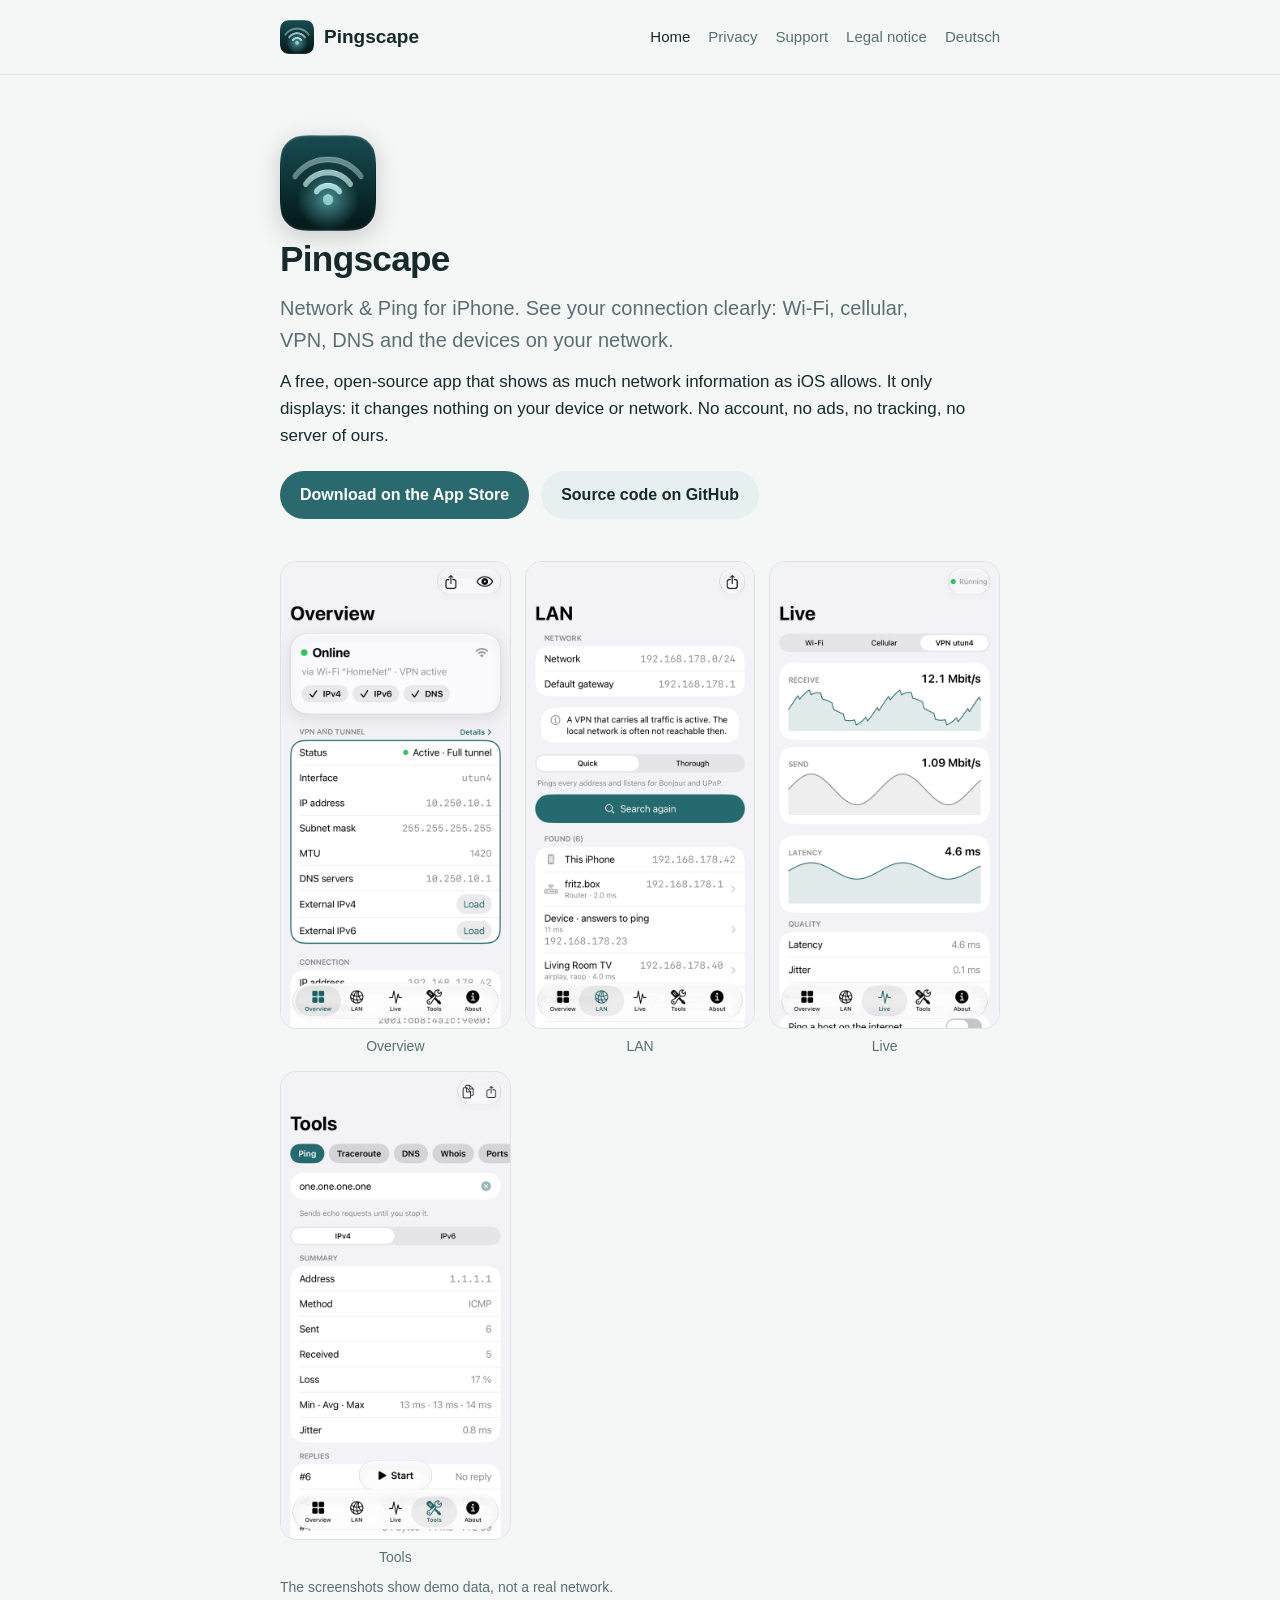
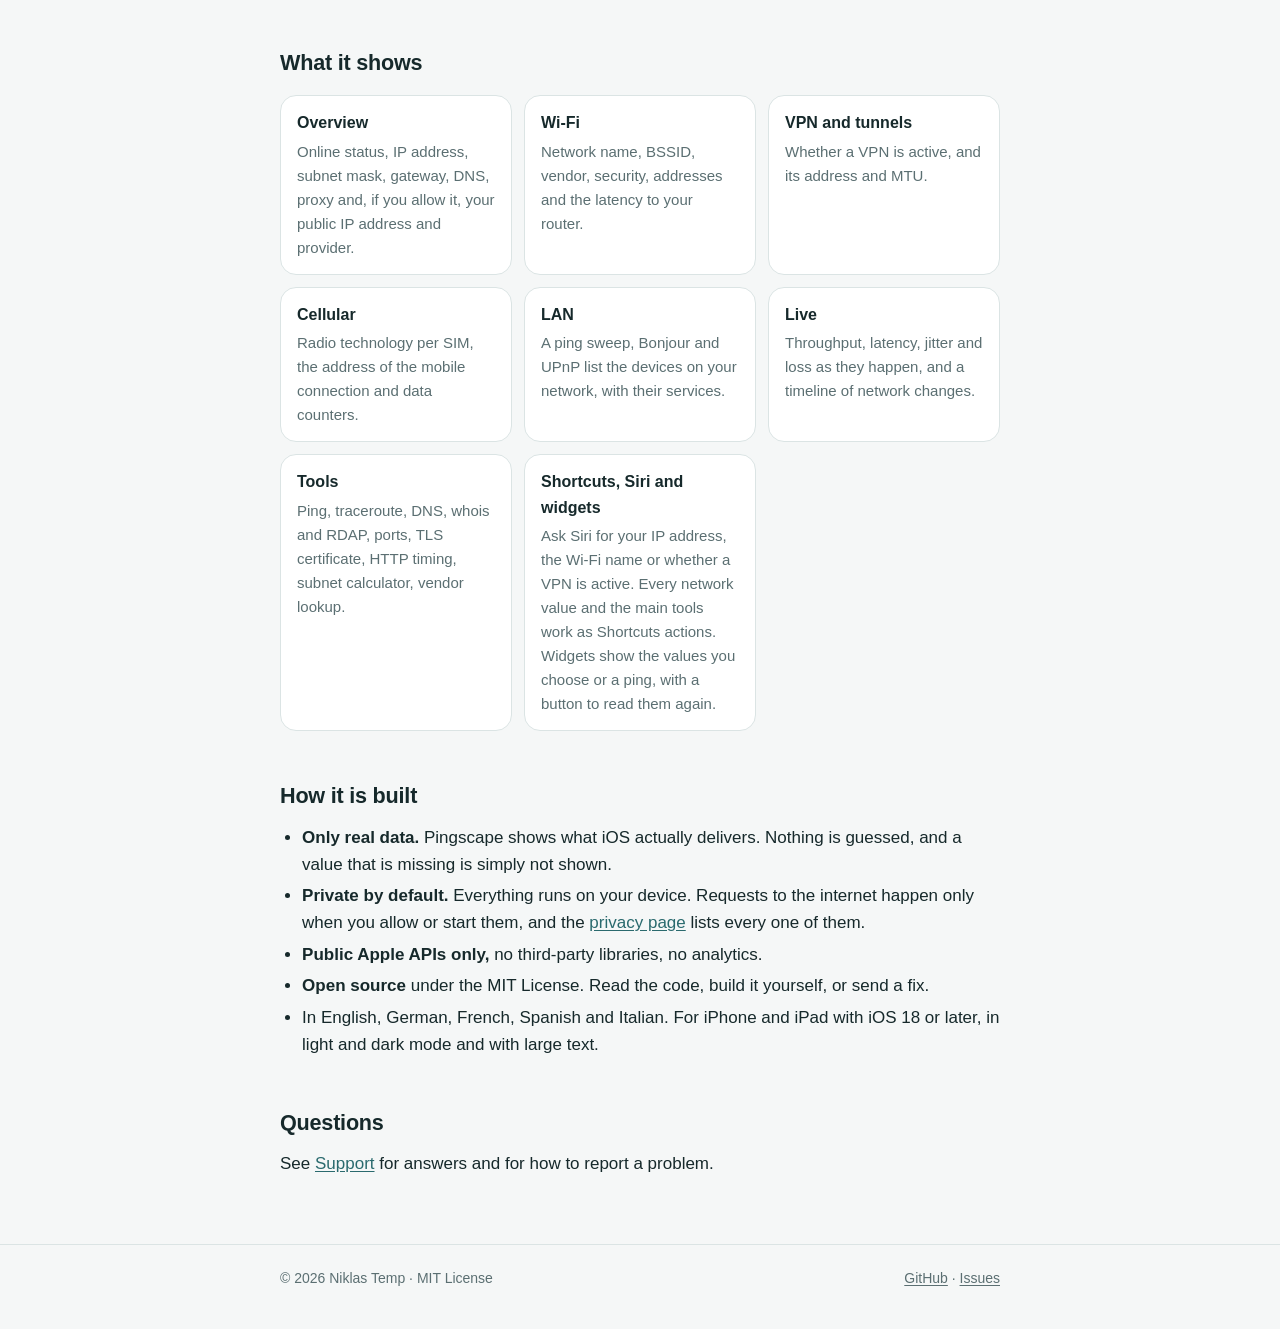
<file: site/index.html>
<!doctype html>
<html lang="en">
<head>
<meta charset="utf-8">
<meta name="viewport" content="width=device-width, initial-scale=1">
<title>Pingscape: Network & Ping for iPhone</title>
<meta name="description" content="Pingscape shows your connection, Wi-Fi, cellular, VPN, DNS and the devices on your network. Free, open source, no account, no tracking.">
<meta name="apple-itunes-app" content="app-id=6814410511">
<link rel="stylesheet" href="style.css">
<link rel="apple-touch-icon" href="apple-touch-icon.png">
<link rel="icon" href="apple-touch-icon.png">
<link rel="alternate" hreflang="en" href="https://pingscape.app/">
<link rel="alternate" hreflang="de" href="https://pingscape.app/de/">
</head>
<body>
<header class="site"><div class="wrap">
<a class="brand" href="./"><img src="img/icon.png" alt="" width="34" height="34">Pingscape</a>
<nav aria-label="Main"><a href="./" aria-current="page">Home</a><a href="privacy.html">Privacy</a><a href="support.html">Support</a><a href="impressum.html">Legal notice</a><a href="de/" hreflang="de" lang="de">Deutsch</a></nav>
</div></header>
<main><div class="wrap">
<section class="hero">
<img class="icon" src="img/icon.png" alt="Pingscape app icon" width="96" height="96">
<h1>Pingscape</h1>
<p class="lead">Network &amp; Ping for iPhone. See your connection clearly: Wi-Fi, cellular, VPN, DNS and the devices on your network.</p>
<p>A free, open-source app that shows as much network information as iOS allows. It only displays: it changes nothing on your device or network. No account, no ads, no tracking, no server of ours.</p>
<div class="actions">
<a class="button" href="https://apps.apple.com/app/id6814410511">Download on the App Store</a>
<a class="button secondary" href="https://github.com/pilotofpackets/pingscape">Source code on GitHub</a>
</div>
</section>
<div class="shots">
<figure><img src="img/overview.png" alt="The overview screen with the online status and the active VPN" loading="lazy"><figcaption>Overview</figcaption></figure>
<figure><img src="img/lan.png" alt="The list of devices found on the local network" loading="lazy"><figcaption>LAN</figcaption></figure>
<figure><img src="img/live.png" alt="Live charts for throughput and latency" loading="lazy"><figcaption>Live</figcaption></figure>
<figure><img src="img/tools.png" alt="The ping tool with sent and received packets, loss and round-trip times" loading="lazy"><figcaption>Tools</figcaption></figure>
</div>
<p class="small">The screenshots show demo data, not a real network.</p>
<h2>What it shows</h2>
<div class="grid">
<div class="card"><h3>Overview</h3><p>Online status, IP address, subnet mask, gateway, DNS, proxy and, if you allow it, your public IP address and provider.</p></div>
<div class="card"><h3>Wi-Fi</h3><p>Network name, BSSID, vendor, security, addresses and the latency to your router.</p></div>
<div class="card"><h3>VPN and tunnels</h3><p>Whether a VPN is active, and its address and MTU.</p></div>
<div class="card"><h3>Cellular</h3><p>Radio technology per SIM, the address of the mobile connection and data counters.</p></div>
<div class="card"><h3>LAN</h3><p>A ping sweep, Bonjour and UPnP list the devices on your network, with their services.</p></div>
<div class="card"><h3>Live</h3><p>Throughput, latency, jitter and loss as they happen, and a timeline of network changes.</p></div>
<div class="card"><h3>Tools</h3><p>Ping, traceroute, DNS, whois and RDAP, ports, TLS certificate, HTTP timing, subnet calculator, vendor lookup.</p></div>
<div class="card"><h3>Shortcuts, Siri and widgets</h3><p>Ask Siri for your IP address, the Wi-Fi name or whether a VPN is active. Every network value and the main tools work as Shortcuts actions. Widgets show the values you choose or a ping, with a button to read them again.</p></div>
</div>
<h2>How it is built</h2>
<ul>
<li><strong>Only real data.</strong> Pingscape shows what iOS actually delivers. Nothing is guessed, and a value that is missing is simply not shown.</li>
<li><strong>Private by default.</strong> Everything runs on your device. Requests to the internet happen only when you allow or start them, and the <a href="privacy.html">privacy page</a> lists every one of them.</li>
<li><strong>Public Apple APIs only,</strong> no third-party libraries, no analytics.</li>
<li><strong>Open source</strong> under the MIT License. Read the code, build it yourself, or send a fix.</li>
<li>In English, German, French, Spanish and Italian. For iPhone and iPad with iOS 18 or later, in light and dark mode and with large text.</li>
</ul>
<h2>Questions</h2>
<p>See <a href="support.html">Support</a> for answers and for how to report a problem.</p>
</div></main>
<footer class="site"><div class="wrap">
<span>© 2026 Niklas Temp · MIT License</span>
<span><a href="https://github.com/pilotofpackets/pingscape">GitHub</a> · <a href="https://github.com/pilotofpackets/pingscape/issues">Issues</a></span>
</div></footer>
</body>
</html>
</file>
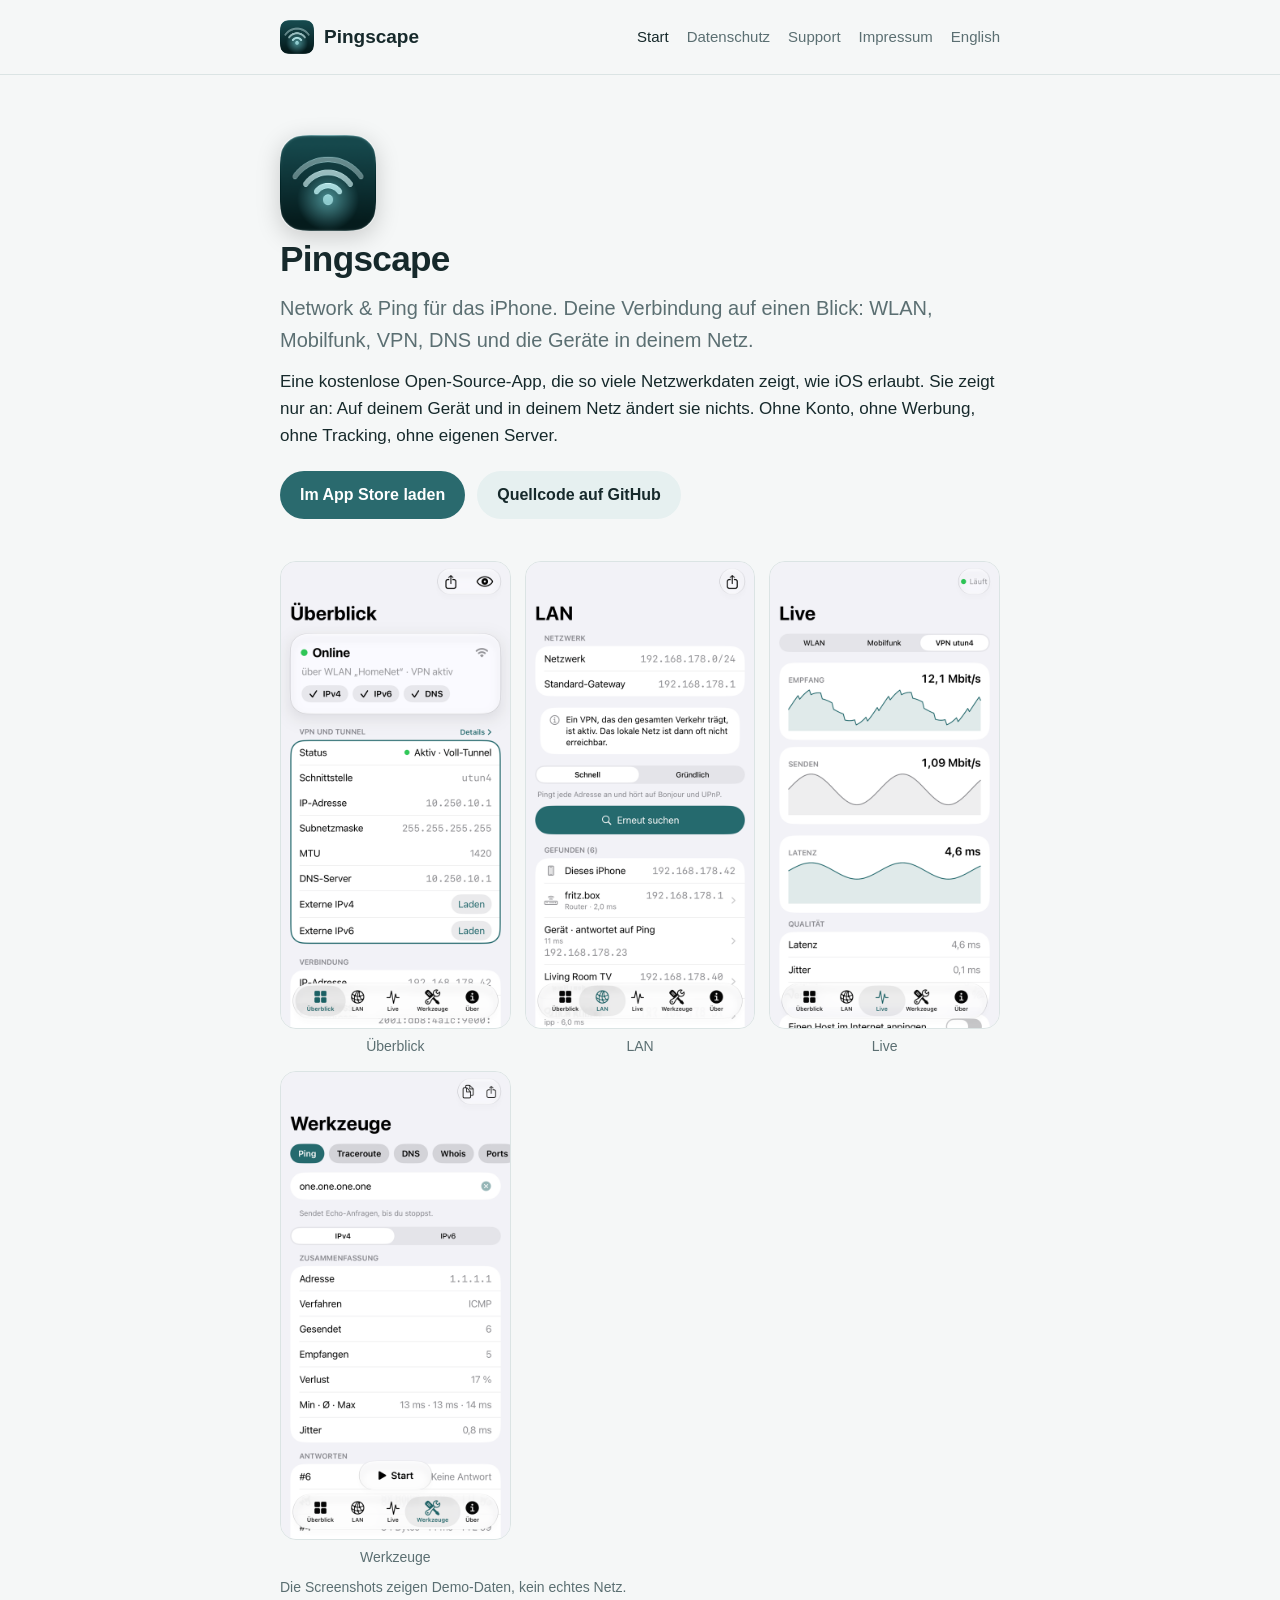
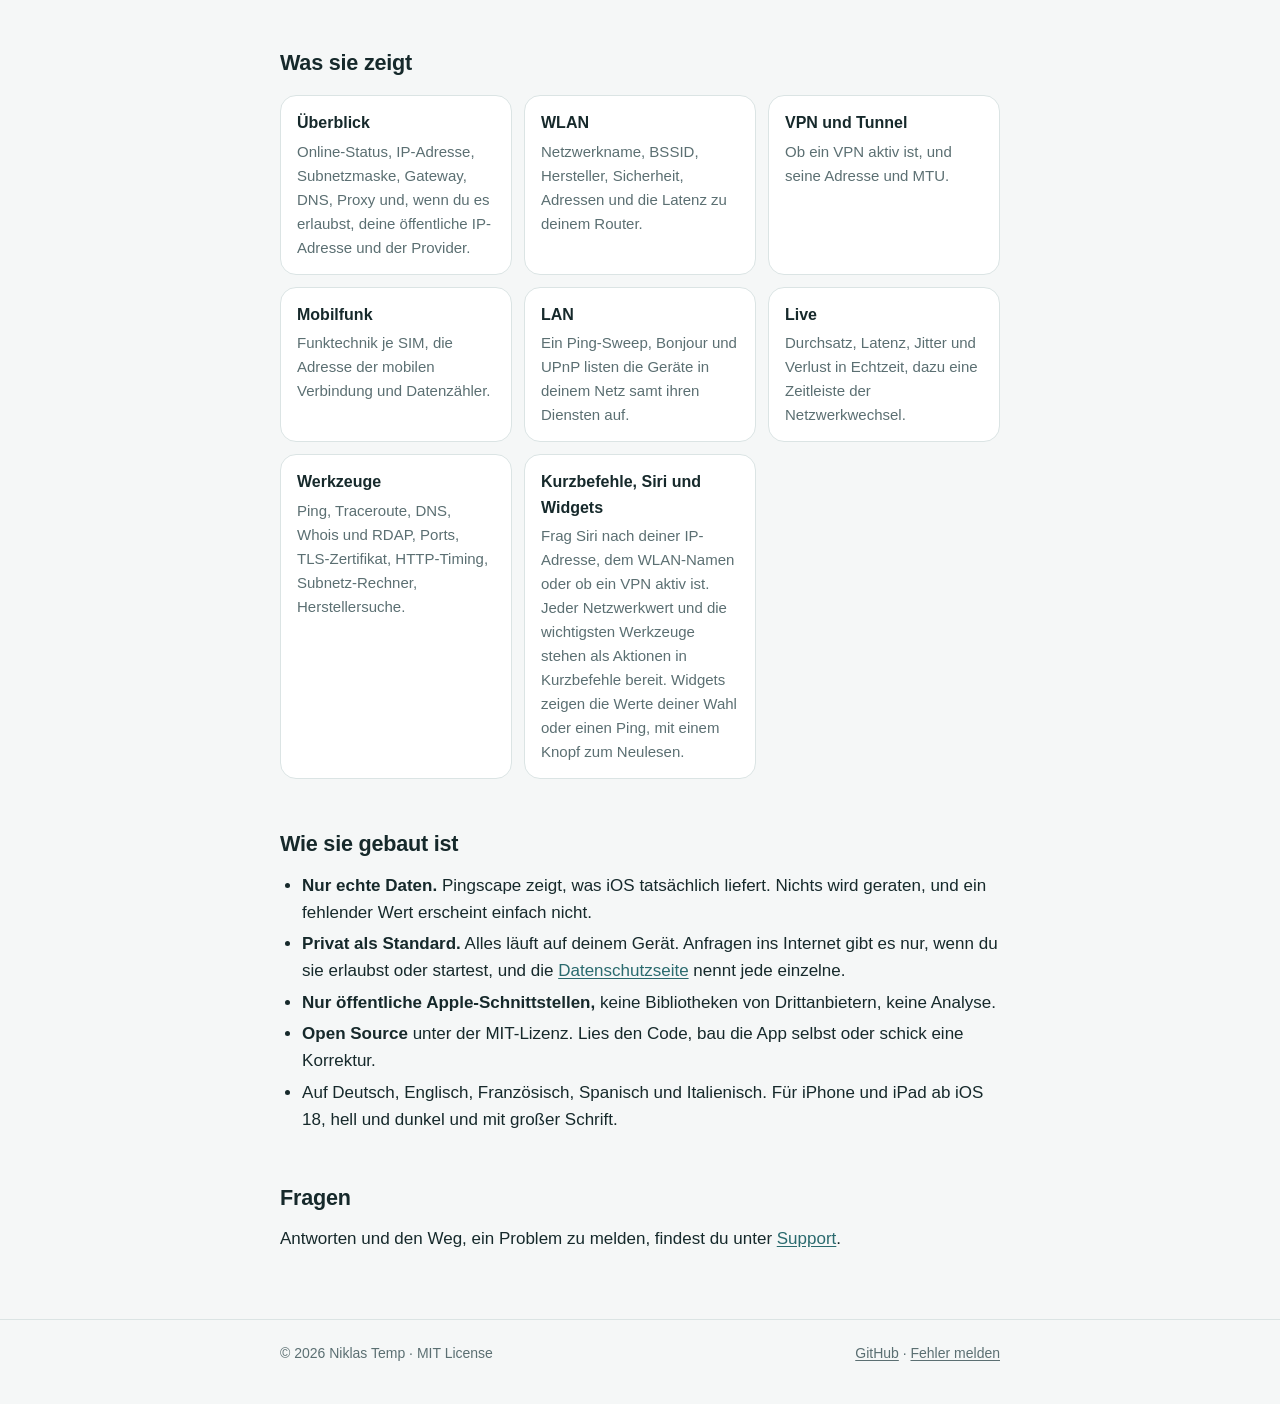
<file: site/de/index.html>
<!doctype html>
<html lang="de">
<head>
<meta charset="utf-8">
<meta name="viewport" content="width=device-width, initial-scale=1">
<title>Pingscape: Network & Ping für das iPhone</title>
<meta name="description" content="Pingscape zeigt deine Verbindung, WLAN, Mobilfunk, VPN, DNS und die Geräte in deinem Netz. Kostenlos, Open Source, ohne Konto und Tracking.">
<meta name="apple-itunes-app" content="app-id=6814410511">
<link rel="stylesheet" href="../style.css">
<link rel="apple-touch-icon" href="../apple-touch-icon.png">
<link rel="icon" href="../apple-touch-icon.png">
<link rel="alternate" hreflang="en" href="https://pingscape.app/">
<link rel="alternate" hreflang="de" href="https://pingscape.app/de/">
</head>
<body>
<header class="site"><div class="wrap">
<a class="brand" href="./"><img src="../img/icon.png" alt="" width="34" height="34">Pingscape</a>
<nav aria-label="Hauptnavigation"><a href="./" aria-current="page">Start</a><a href="privacy.html">Datenschutz</a><a href="support.html">Support</a><a href="impressum.html">Impressum</a><a href="../" hreflang="en" lang="en">English</a></nav>
</div></header>
<main><div class="wrap">
<section class="hero">
<img class="icon" src="../img/icon.png" alt="Pingscape App-Symbol" width="96" height="96">
<h1>Pingscape</h1>
<p class="lead">Network &amp; Ping für das iPhone. Deine Verbindung auf einen Blick: WLAN, Mobilfunk, VPN, DNS und die Geräte in deinem Netz.</p>
<p>Eine kostenlose Open-Source-App, die so viele Netzwerkdaten zeigt, wie iOS erlaubt. Sie zeigt nur an: Auf deinem Gerät und in deinem Netz ändert sie nichts. Ohne Konto, ohne Werbung, ohne Tracking, ohne eigenen Server.</p>
<div class="actions">
<a class="button" href="https://apps.apple.com/app/id6814410511">Im App Store laden</a>
<a class="button secondary" href="https://github.com/pilotofpackets/pingscape">Quellcode auf GitHub</a>
</div>
</section>
<div class="shots">
<figure><img src="../img/de/overview.png" alt="Der Überblick mit Online-Status und aktivem VPN" loading="lazy"><figcaption>Überblick</figcaption></figure>
<figure><img src="../img/de/lan.png" alt="Die Liste der im lokalen Netz gefundenen Geräte" loading="lazy"><figcaption>LAN</figcaption></figure>
<figure><img src="../img/de/live.png" alt="Live-Diagramme für Durchsatz und Latenz" loading="lazy"><figcaption>Live</figcaption></figure>
<figure><img src="../img/de/tools.png" alt="Das Ping-Werkzeug mit gesendeten und empfangenen Paketen, Verlust und Antwortzeiten" loading="lazy"><figcaption>Werkzeuge</figcaption></figure>
</div>
<p class="small">Die Screenshots zeigen Demo-Daten, kein echtes Netz.</p>
<h2>Was sie zeigt</h2>
<div class="grid">
<div class="card"><h3>Überblick</h3><p>Online-Status, IP-Adresse, Subnetzmaske, Gateway, DNS, Proxy und, wenn du es erlaubst, deine öffentliche IP-Adresse und der Provider.</p></div>
<div class="card"><h3>WLAN</h3><p>Netzwerkname, BSSID, Hersteller, Sicherheit, Adressen und die Latenz zu deinem Router.</p></div>
<div class="card"><h3>VPN und Tunnel</h3><p>Ob ein VPN aktiv ist, und seine Adresse und MTU.</p></div>
<div class="card"><h3>Mobilfunk</h3><p>Funktechnik je SIM, die Adresse der mobilen Verbindung und Datenzähler.</p></div>
<div class="card"><h3>LAN</h3><p>Ein Ping-Sweep, Bonjour und UPnP listen die Geräte in deinem Netz samt ihren Diensten auf.</p></div>
<div class="card"><h3>Live</h3><p>Durchsatz, Latenz, Jitter und Verlust in Echtzeit, dazu eine Zeitleiste der Netzwerkwechsel.</p></div>
<div class="card"><h3>Werkzeuge</h3><p>Ping, Traceroute, DNS, Whois und RDAP, Ports, TLS-Zertifikat, HTTP-Timing, Subnetz-Rechner, Herstellersuche.</p></div>
<div class="card"><h3>Kurzbefehle, Siri und Widgets</h3><p>Frag Siri nach deiner IP-Adresse, dem WLAN-Namen oder ob ein VPN aktiv ist. Jeder Netzwerkwert und die wichtigsten Werkzeuge stehen als Aktionen in Kurzbefehle bereit. Widgets zeigen die Werte deiner Wahl oder einen Ping, mit einem Knopf zum Neulesen.</p></div>
</div>
<h2>Wie sie gebaut ist</h2>
<ul>
<li><strong>Nur echte Daten.</strong> Pingscape zeigt, was iOS tatsächlich liefert. Nichts wird geraten, und ein fehlender Wert erscheint einfach nicht.</li>
<li><strong>Privat als Standard.</strong> Alles läuft auf deinem Gerät. Anfragen ins Internet gibt es nur, wenn du sie erlaubst oder startest, und die <a href="privacy.html">Datenschutzseite</a> nennt jede einzelne.</li>
<li><strong>Nur öffentliche Apple-Schnittstellen,</strong> keine Bibliotheken von Drittanbietern, keine Analyse.</li>
<li><strong>Open Source</strong> unter der MIT-Lizenz. Lies den Code, bau die App selbst oder schick eine Korrektur.</li>
<li>Auf Deutsch, Englisch, Französisch, Spanisch und Italienisch. Für iPhone und iPad ab iOS 18, hell und dunkel und mit großer Schrift.</li>
</ul>
<h2>Fragen</h2>
<p>Antworten und den Weg, ein Problem zu melden, findest du unter <a href="support.html">Support</a>.</p>
</div></main>
<footer class="site"><div class="wrap">
<span>© 2026 Niklas Temp · MIT License</span>
<span><a href="https://github.com/pilotofpackets/pingscape">GitHub</a> · <a href="https://github.com/pilotofpackets/pingscape/issues">Fehler melden</a></span>
</div></footer>
</body>
</html>
</file>
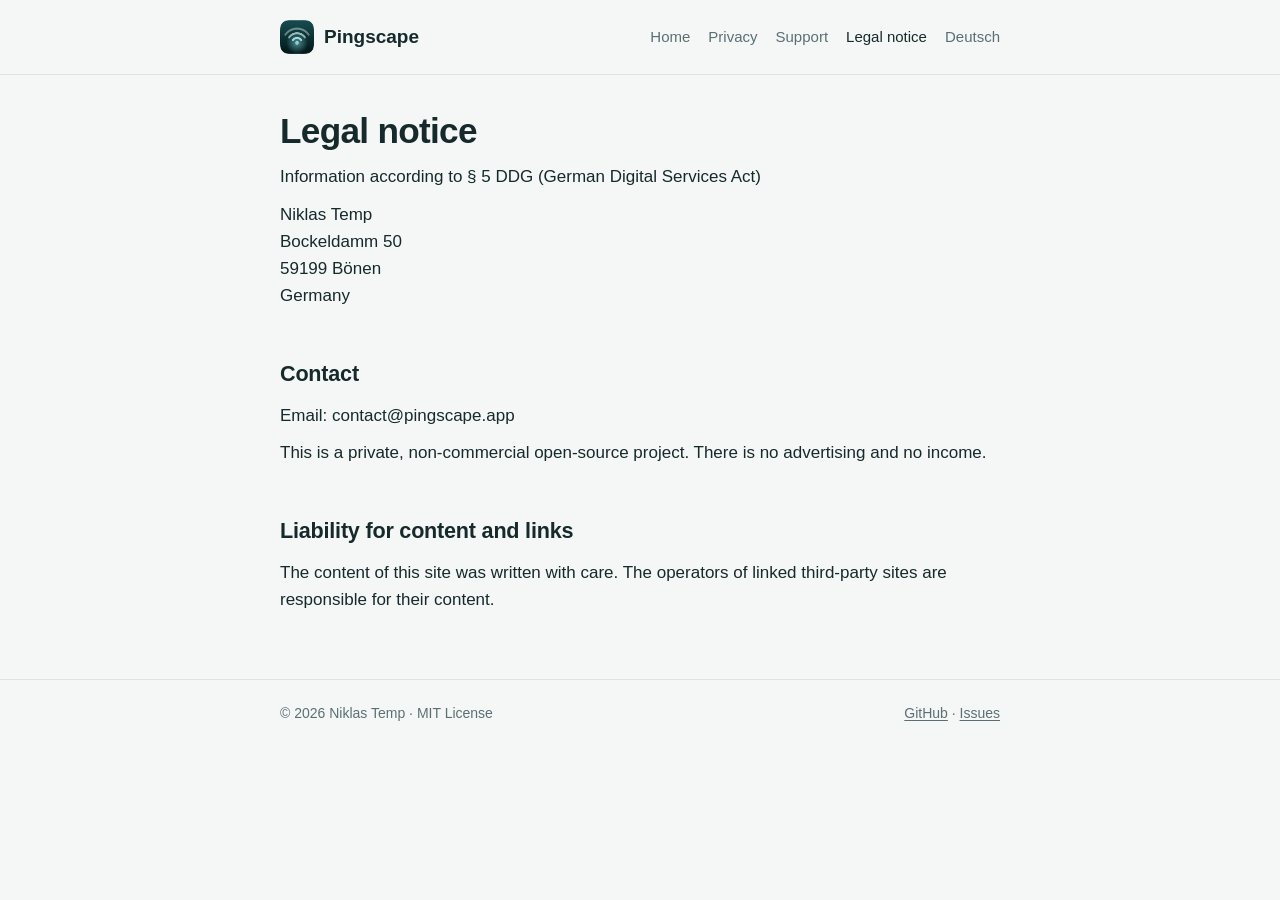
<file: site/impressum.html>
<!doctype html>
<html lang="en">
<head>
<meta charset="utf-8">
<meta name="viewport" content="width=device-width, initial-scale=1">
<title>Legal notice · Pingscape</title>
<meta name="description" content="Legal notice of the Pingscape website.">
<link rel="stylesheet" href="style.css">
<link rel="apple-touch-icon" href="apple-touch-icon.png">
<link rel="icon" href="apple-touch-icon.png">
<link rel="alternate" hreflang="en" href="https://pingscape.app/impressum.html">
<link rel="alternate" hreflang="de" href="https://pingscape.app/de/impressum.html">
</head>
<body>
<header class="site"><div class="wrap">
<a class="brand" href="./"><img src="img/icon.png" alt="" width="34" height="34">Pingscape</a>
<nav aria-label="Main"><a href="./">Home</a><a href="privacy.html">Privacy</a><a href="support.html">Support</a><a href="impressum.html" aria-current="page">Legal notice</a><a href="de/impressum.html" hreflang="de" lang="de">Deutsch</a></nav>
</div></header>
<main><div class="wrap">
<h1>Legal notice</h1>
<p>Information according to § 5 DDG (German Digital Services Act)</p>
<p>Niklas Temp<br>
Bockeldamm 50<br>
59199 Bönen<br>
Germany</p>
<h2>Contact</h2>
<p>Email: contact@pingscape.app</p>
<p>This is a private, non-commercial open-source project. There is no advertising and no income.</p>
<h2>Liability for content and links</h2>
<p>The content of this site was written with care. The operators of linked third-party sites are responsible for their content.</p>
</div></main>
<footer class="site"><div class="wrap">
<span>© 2026 Niklas Temp · MIT License</span>
<span><a href="https://github.com/pilotofpackets/pingscape">GitHub</a> · <a href="https://github.com/pilotofpackets/pingscape/issues">Issues</a></span>
</div></footer>
</body>
</html>
</file>
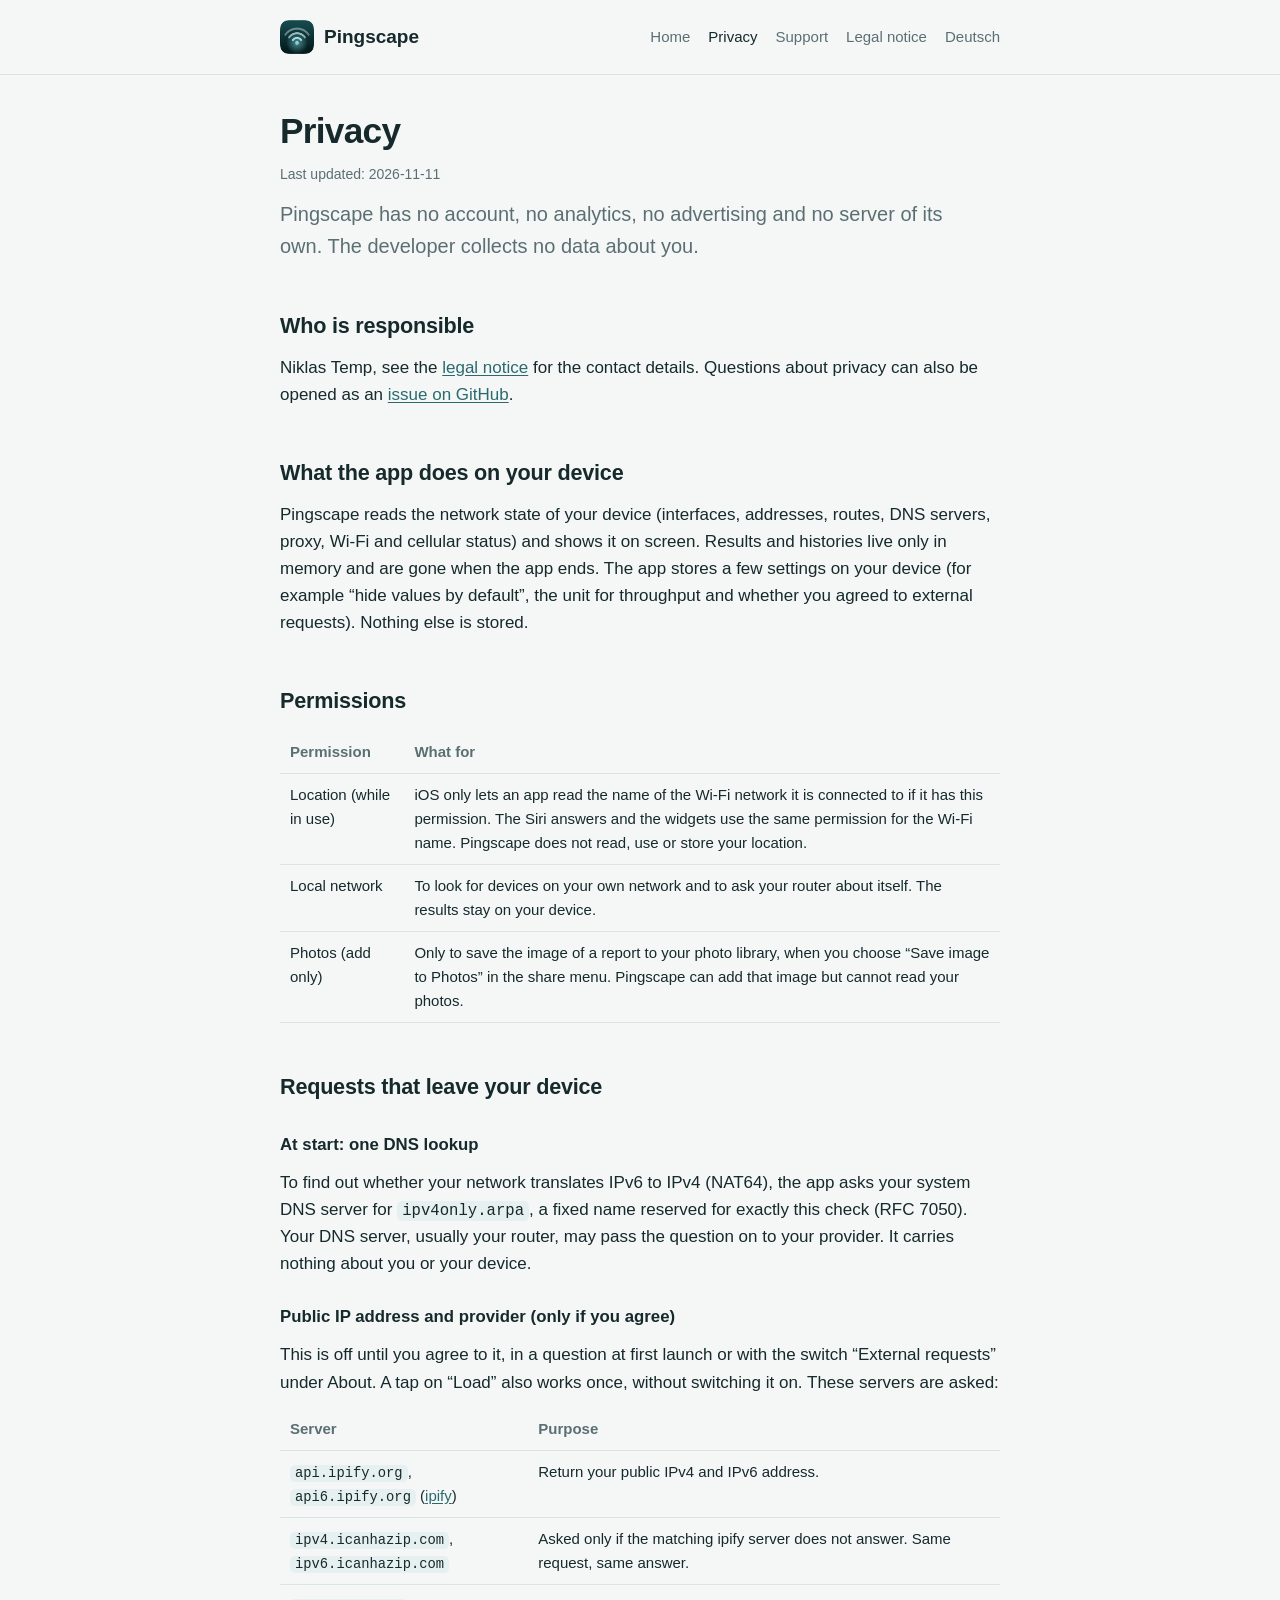
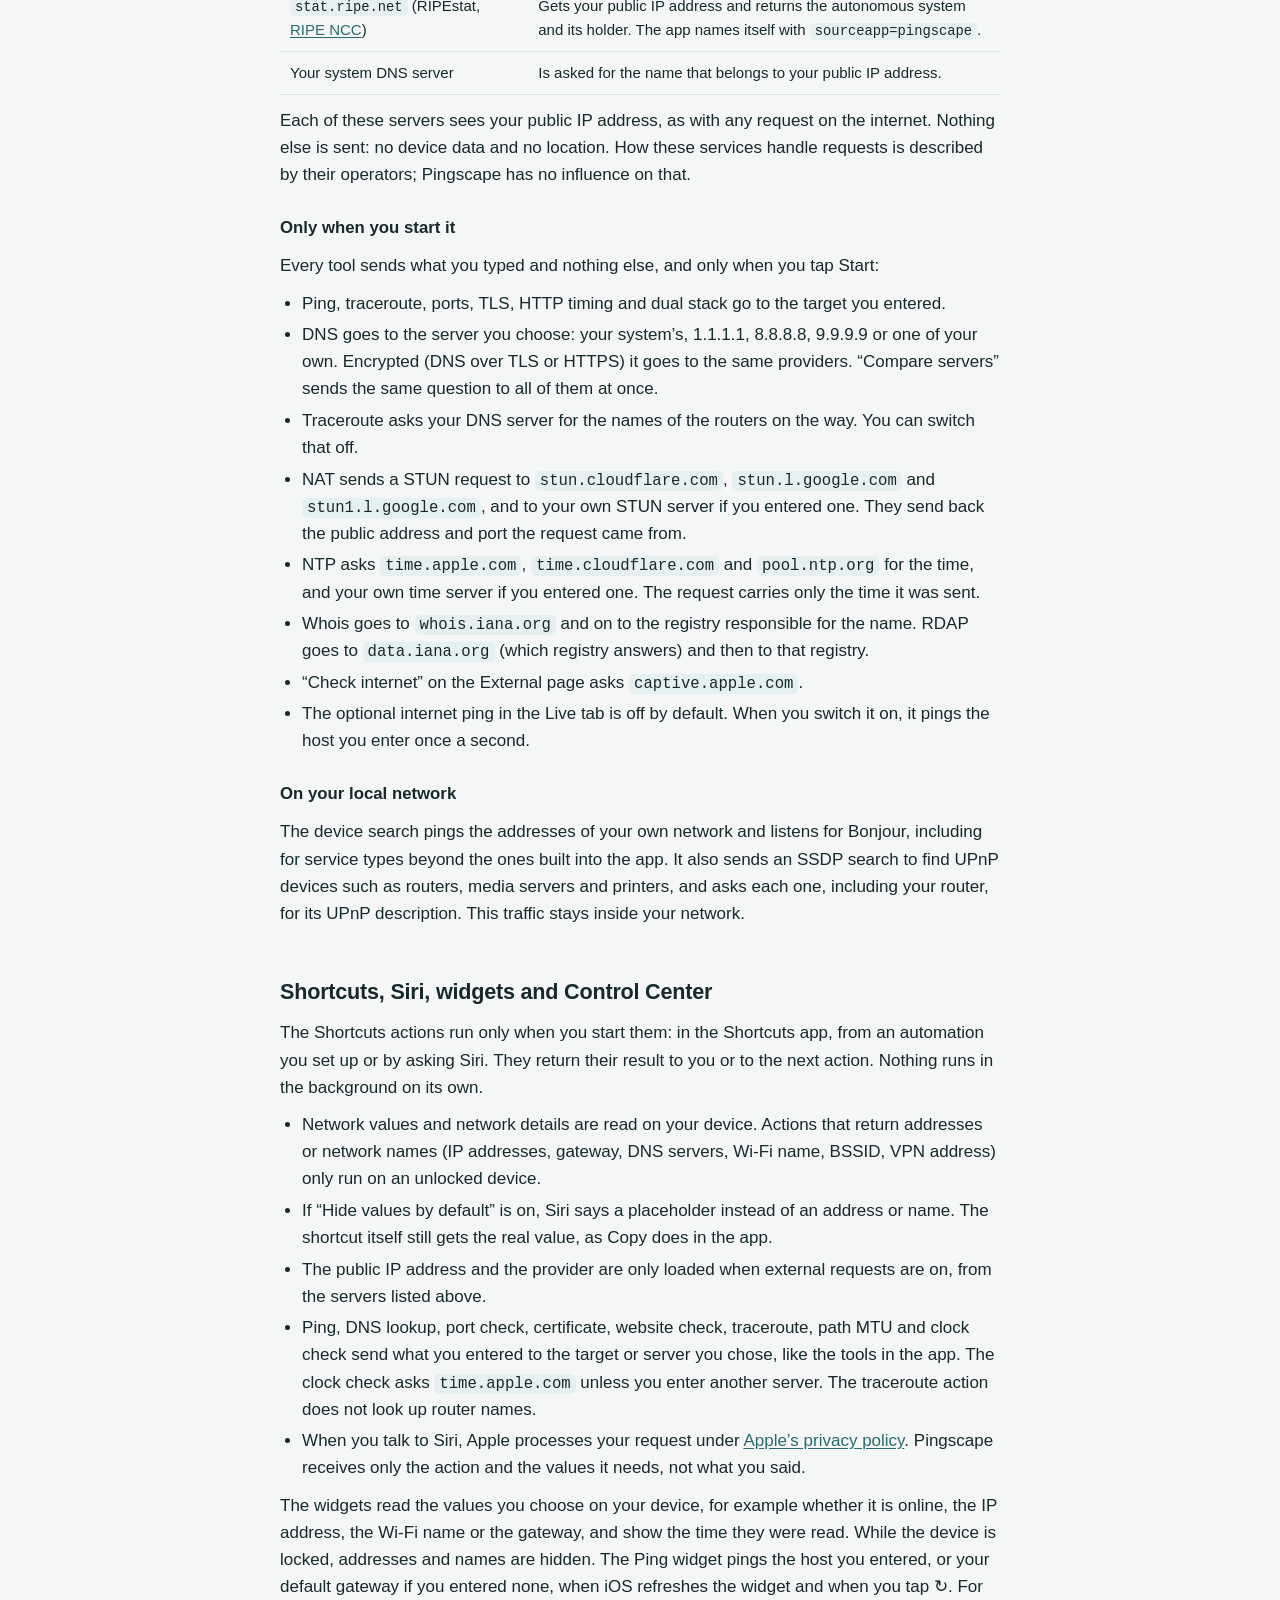
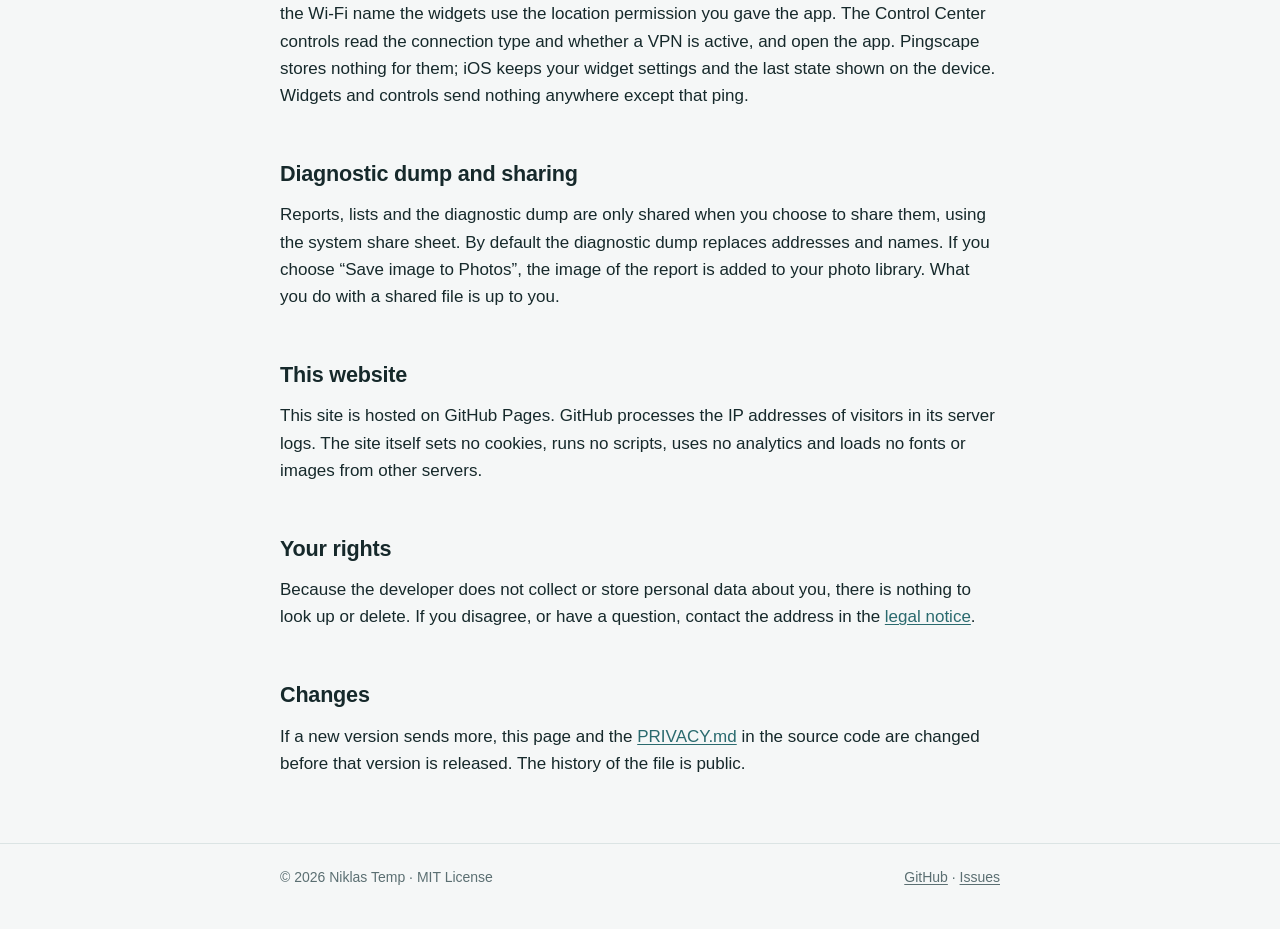
<file: site/privacy.html>
<!doctype html>
<html lang="en">
<head>
<meta charset="utf-8">
<meta name="viewport" content="width=device-width, initial-scale=1">
<title>Privacy · Pingscape</title>
<meta name="description" content="What Pingscape does with your data: nothing is collected, and every request that leaves your device is listed.">
<link rel="stylesheet" href="style.css">
<link rel="apple-touch-icon" href="apple-touch-icon.png">
<link rel="icon" href="apple-touch-icon.png">
<link rel="alternate" hreflang="en" href="https://pingscape.app/privacy.html">
<link rel="alternate" hreflang="de" href="https://pingscape.app/de/privacy.html">
</head>
<body>
<header class="site"><div class="wrap">
<a class="brand" href="./"><img src="img/icon.png" alt="" width="34" height="34">Pingscape</a>
<nav aria-label="Main"><a href="./">Home</a><a href="privacy.html" aria-current="page">Privacy</a><a href="support.html">Support</a><a href="impressum.html">Legal notice</a><a href="de/privacy.html" hreflang="de" lang="de">Deutsch</a></nav>
</div></header>
<main><div class="wrap">
<h1>Privacy</h1>
<p class="small">Last updated: 2026-11-11</p>
<p class="lead">Pingscape has no account, no analytics, no advertising and no server of its own. The developer collects no data about you.</p>

<h2>Who is responsible</h2>
<p>Niklas Temp, see the <a href="impressum.html">legal notice</a> for the contact details. Questions about privacy can also be opened as an <a href="https://github.com/pilotofpackets/pingscape/issues">issue on GitHub</a>.</p>

<h2>What the app does on your device</h2>
<p>Pingscape reads the network state of your device (interfaces, addresses, routes, DNS servers, proxy, Wi-Fi and cellular status) and shows it on screen. Results and histories live only in memory and are gone when the app ends. The app stores a few settings on your device (for example “hide values by default”, the unit for throughput and whether you agreed to external requests). Nothing else is stored.</p>

<h2>Permissions</h2>
<table>
<tr><th>Permission</th><th>What for</th></tr>
<tr><td>Location (while in use)</td><td>iOS only lets an app read the name of the Wi-Fi network it is connected to if it has this permission. The Siri answers and the widgets use the same permission for the Wi-Fi name. Pingscape does not read, use or store your location.</td></tr>
<tr><td>Local network</td><td>To look for devices on your own network and to ask your router about itself. The results stay on your device.</td></tr>
<tr><td>Photos (add only)</td><td>Only to save the image of a report to your photo library, when you choose “Save image to Photos” in the share menu. Pingscape can add that image but cannot read your photos.</td></tr>
</table>

<h2>Requests that leave your device</h2>
<h3>At start: one DNS lookup</h3>
<p>To find out whether your network translates IPv6 to IPv4 (NAT64), the app asks your system DNS server for <code>ipv4only.arpa</code>, a fixed name reserved for exactly this check (RFC 7050). Your DNS server, usually your router, may pass the question on to your provider. It carries nothing about you or your device.</p>

<h3>Public IP address and provider (only if you agree)</h3>
<p>This is off until you agree to it, in a question at first launch or with the switch “External requests” under About. A tap on “Load” also works once, without switching it on. These servers are asked:</p>
<table>
<tr><th>Server</th><th>Purpose</th></tr>
<tr><td><code>api.ipify.org</code>, <code>api6.ipify.org</code> (<a href="https://www.ipify.org">ipify</a>)</td><td>Return your public IPv4 and IPv6 address.</td></tr>
<tr><td><code>ipv4.icanhazip.com</code>, <code>ipv6.icanhazip.com</code></td><td>Asked only if the matching ipify server does not answer. Same request, same answer.</td></tr>
<tr><td><code>stat.ripe.net</code> (RIPEstat, <a href="https://www.ripe.net">RIPE NCC</a>)</td><td>Gets your public IP address and returns the autonomous system and its holder. The app names itself with <code>sourceapp=pingscape</code>.</td></tr>
<tr><td>Your system DNS server</td><td>Is asked for the name that belongs to your public IP address.</td></tr>
</table>
<p>Each of these servers sees your public IP address, as with any request on the internet. Nothing else is sent: no device data and no location. How these services handle requests is described by their operators; Pingscape has no influence on that.</p>

<h3>Only when you start it</h3>
<p>Every tool sends what you typed and nothing else, and only when you tap Start:</p>
<ul>
<li>Ping, traceroute, ports, TLS, HTTP timing and dual stack go to the target you entered.</li>
<li>DNS goes to the server you choose: your system’s, 1.1.1.1, 8.8.8.8, 9.9.9.9 or one of your own. Encrypted (DNS over TLS or HTTPS) it goes to the same providers. “Compare servers” sends the same question to all of them at once.</li>
<li>Traceroute asks your DNS server for the names of the routers on the way. You can switch that off.</li>
<li>NAT sends a STUN request to <code>stun.cloudflare.com</code>, <code>stun.l.google.com</code> and <code>stun1.l.google.com</code>, and to your own STUN server if you entered one. They send back the public address and port the request came from.</li>
<li>NTP asks <code>time.apple.com</code>, <code>time.cloudflare.com</code> and <code>pool.ntp.org</code> for the time, and your own time server if you entered one. The request carries only the time it was sent.</li>
<li>Whois goes to <code>whois.iana.org</code> and on to the registry responsible for the name. RDAP goes to <code>data.iana.org</code> (which registry answers) and then to that registry.</li>
<li>“Check internet” on the External page asks <code>captive.apple.com</code>.</li>
<li>The optional internet ping in the Live tab is off by default. When you switch it on, it pings the host you enter once a second.</li>
</ul>

<h3>On your local network</h3>
<p>The device search pings the addresses of your own network and listens for Bonjour, including for service types beyond the ones built into the app. It also sends an SSDP search to find UPnP devices such as routers, media servers and printers, and asks each one, including your router, for its UPnP description. This traffic stays inside your network.</p>

<h2>Shortcuts, Siri, widgets and Control Center</h2>
<p>The Shortcuts actions run only when you start them: in the Shortcuts app, from an automation you set up or by asking Siri. They return their result to you or to the next action. Nothing runs in the background on its own.</p>
<ul>
<li>Network values and network details are read on your device. Actions that return addresses or network names (IP addresses, gateway, DNS servers, Wi-Fi name, BSSID, VPN address) only run on an unlocked device.</li>
<li>If “Hide values by default” is on, Siri says a placeholder instead of an address or name. The shortcut itself still gets the real value, as Copy does in the app.</li>
<li>The public IP address and the provider are only loaded when external requests are on, from the servers listed above.</li>
<li>Ping, DNS lookup, port check, certificate, website check, traceroute, path MTU and clock check send what you entered to the target or server you chose, like the tools in the app. The clock check asks <code>time.apple.com</code> unless you enter another server. The traceroute action does not look up router names.</li>
<li>When you talk to Siri, Apple processes your request under <a href="https://www.apple.com/legal/privacy/">Apple’s privacy policy</a>. Pingscape receives only the action and the values it needs, not what you said.</li>
</ul>
<p>The widgets read the values you choose on your device, for example whether it is online, the IP address, the Wi-Fi name or the gateway, and show the time they were read. While the device is locked, addresses and names are hidden. The Ping widget pings the host you entered, or your default gateway if you entered none, when iOS refreshes the widget and when you tap ↻. For the Wi-Fi name the widgets use the location permission you gave the app. The Control Center controls read the connection type and whether a VPN is active, and open the app. Pingscape stores nothing for them; iOS keeps your widget settings and the last state shown on the device. Widgets and controls send nothing anywhere except that ping.</p>

<h2>Diagnostic dump and sharing</h2>
<p>Reports, lists and the diagnostic dump are only shared when you choose to share them, using the system share sheet. By default the diagnostic dump replaces addresses and names. If you choose “Save image to Photos”, the image of the report is added to your photo library. What you do with a shared file is up to you.</p>

<h2>This website</h2>
<p>This site is hosted on GitHub Pages. GitHub processes the IP addresses of visitors in its server logs. The site itself sets no cookies, runs no scripts, uses no analytics and loads no fonts or images from other servers.</p>

<h2>Your rights</h2>
<p>Because the developer does not collect or store personal data about you, there is nothing to look up or delete. If you disagree, or have a question, contact the address in the <a href="impressum.html">legal notice</a>.</p>

<h2>Changes</h2>
<p>If a new version sends more, this page and the <a href="https://github.com/pilotofpackets/pingscape/blob/main/PRIVACY.md">PRIVACY.md</a> in the source code are changed before that version is released. The history of the file is public.</p>
</div></main>
<footer class="site"><div class="wrap">
<span>© 2026 Niklas Temp · MIT License</span>
<span><a href="https://github.com/pilotofpackets/pingscape">GitHub</a> · <a href="https://github.com/pilotofpackets/pingscape/issues">Issues</a></span>
</div></footer>
</body>
</html>
</file>
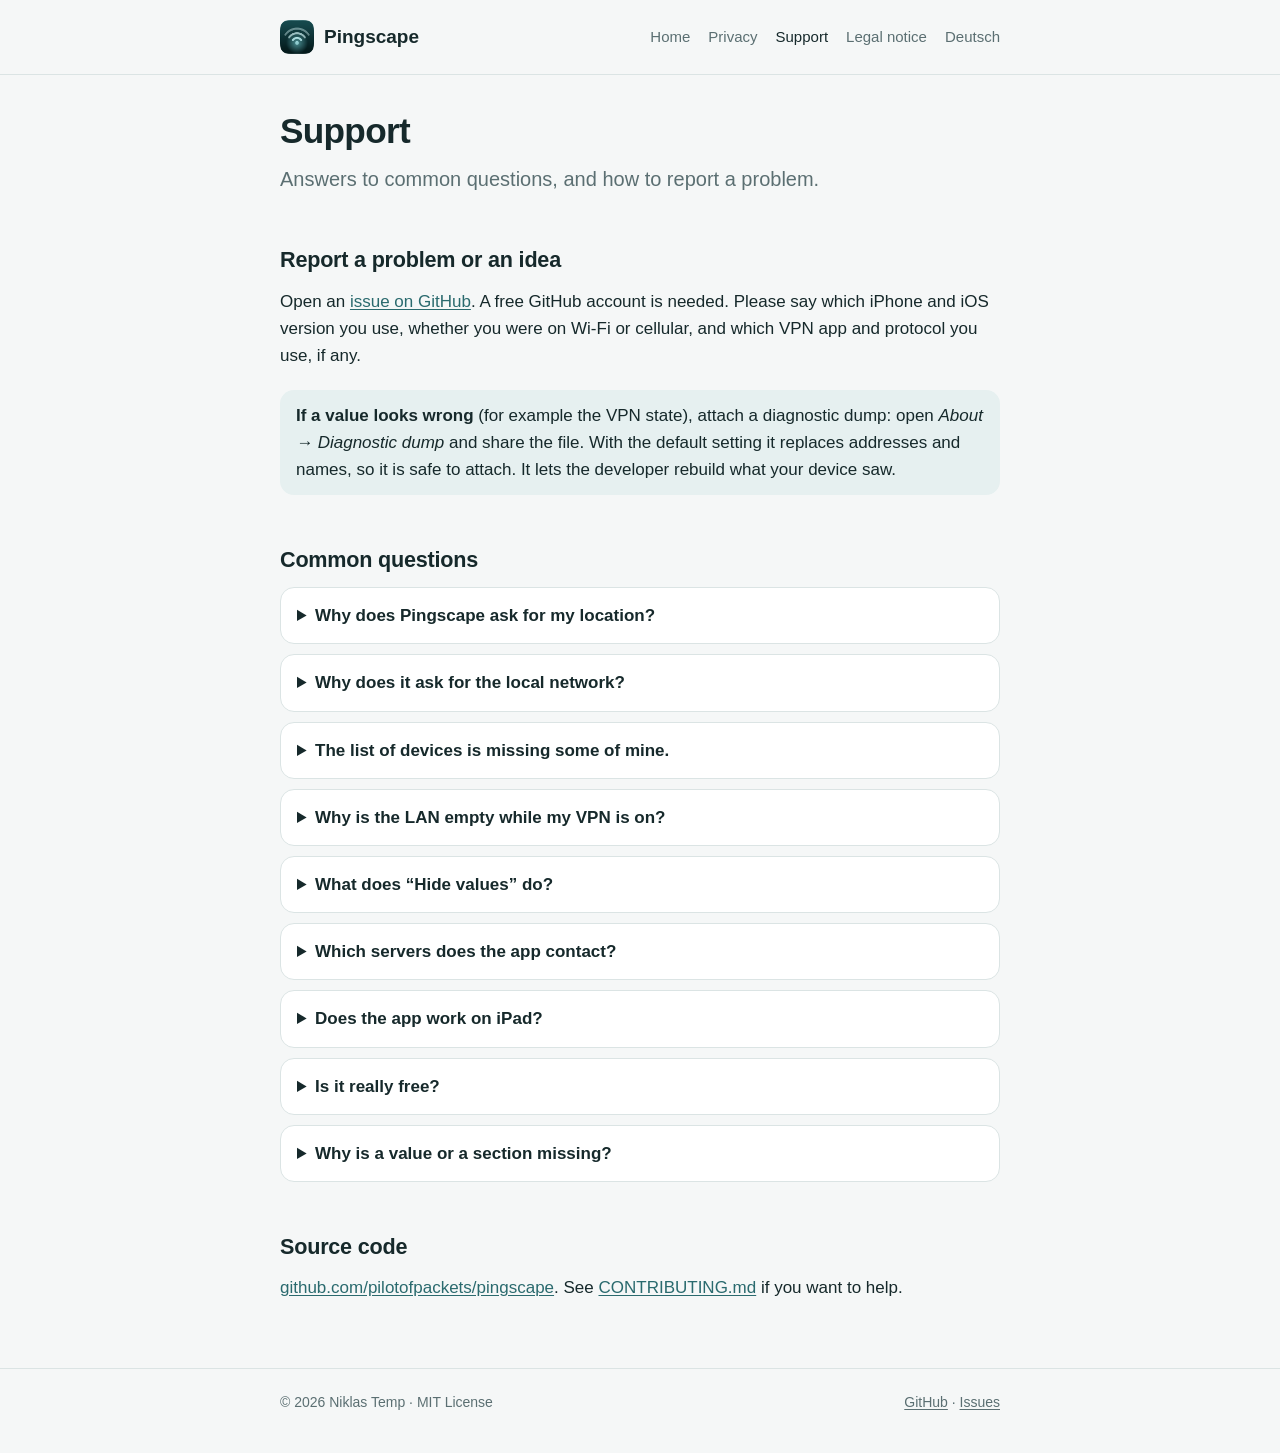
<file: site/support.html>
<!doctype html>
<html lang="en">
<head>
<meta charset="utf-8">
<meta name="viewport" content="width=device-width, initial-scale=1">
<title>Support · Pingscape</title>
<meta name="description" content="Answers to common questions about Pingscape and how to report a problem.">
<link rel="stylesheet" href="style.css">
<link rel="apple-touch-icon" href="apple-touch-icon.png">
<link rel="icon" href="apple-touch-icon.png">
<link rel="alternate" hreflang="en" href="https://pingscape.app/support.html">
<link rel="alternate" hreflang="de" href="https://pingscape.app/de/support.html">
</head>
<body>
<header class="site"><div class="wrap">
<a class="brand" href="./"><img src="img/icon.png" alt="" width="34" height="34">Pingscape</a>
<nav aria-label="Main"><a href="./">Home</a><a href="privacy.html">Privacy</a><a href="support.html" aria-current="page">Support</a><a href="impressum.html">Legal notice</a><a href="de/support.html" hreflang="de" lang="de">Deutsch</a></nav>
</div></header>
<main><div class="wrap">
<h1>Support</h1>
<p class="lead">Answers to common questions, and how to report a problem.</p>
<h2>Report a problem or an idea</h2>
<p>Open an <a href="https://github.com/pilotofpackets/pingscape/issues/new/choose">issue on GitHub</a>. A free GitHub account is needed. Please say which iPhone and iOS version you use, whether you were on Wi-Fi or cellular, and which VPN app and protocol you use, if any.</p>
<div class="note"><strong>If a value looks wrong</strong> (for example the VPN state), attach a diagnostic dump: open <em>About → Diagnostic dump</em> and share the file. With the default setting it replaces addresses and names, so it is safe to attach. It lets the developer rebuild what your device saw.</div>
<h2>Common questions</h2>
<details><summary>Why does Pingscape ask for my location?</summary><p>iOS only gives the name of the Wi-Fi network to apps that may use the location. Pingscape needs the permission for that one reason. It does not read, use or store your location. Without it, everything else still works and the Wi-Fi name is just missing.</p></details>
<details><summary>Why does it ask for the local network?</summary><p>To list the devices on your network and to ask your router about itself. iOS asks once, when you first tap “Search” in the LAN tab. If you said no, turn it on under Settings → Pingscape.</p></details>
<details><summary>The list of devices is missing some of mine.</summary><p>Devices are found when they answer a ping, announce themselves over Bonjour or answer a UPnP search. Some devices do not answer a ping (for example phones in standby, or devices behind a firewall). The “Thorough” mode also tries a few ports on such devices and catches some more. Pingscape does not guess devices it cannot see.</p></details>
<details><summary>Why is the LAN empty while my VPN is on?</summary><p>A VPN that carries all traffic often cuts your device off from the local network. Pingscape shows a note when this is the case.</p></details>
<details><summary>What does “Hide values” do?</summary><p>It hides addresses and network names (Wi-Fi name, IP addresses, subnet mask, gateway, DNS, MAC addresses, device names) on screen and in shared reports, so you can share a screenshot. Long-press a single value to copy it, or to hide or show just that one.</p></details>
<details><summary>Which servers does the app contact?</summary><p>By default no server of ours or of anyone else. The only automatic request is one DNS question for <code>ipv4only.arpa</code> at start, to your own DNS server, to find out whether your network uses NAT64. The <a href="privacy.html">privacy page</a> lists every request, and all others start only when you allow or start them.</p></details>
<details><summary>Does the app work on iPad?</summary><p>Yes. Network information there is that of the iPad. The Wi-Fi name and cellular details depend on what the device has and allows.</p></details>
<details><summary>Is it really free?</summary><p>Yes. There is no purchase, no subscription and no advertising. It is open source under the MIT License.</p></details>
<details><summary>Why is a value or a section missing?</summary><p>Pingscape shows only what iOS delivers. If iOS does not tell an app something (for example the signal strength of Wi-Fi, or the carrier name), Pingscape has no such row rather than a guess.</p></details>
<h2>Source code</h2>
<p><a href="https://github.com/pilotofpackets/pingscape">github.com/pilotofpackets/pingscape</a>. See <a href="https://github.com/pilotofpackets/pingscape/blob/main/CONTRIBUTING.md">CONTRIBUTING.md</a> if you want to help.</p>
</div></main>
<footer class="site"><div class="wrap">
<span>© 2026 Niklas Temp · MIT License</span>
<span><a href="https://github.com/pilotofpackets/pingscape">GitHub</a> · <a href="https://github.com/pilotofpackets/pingscape/issues">Issues</a></span>
</div></footer>
</body>
</html>
</file>
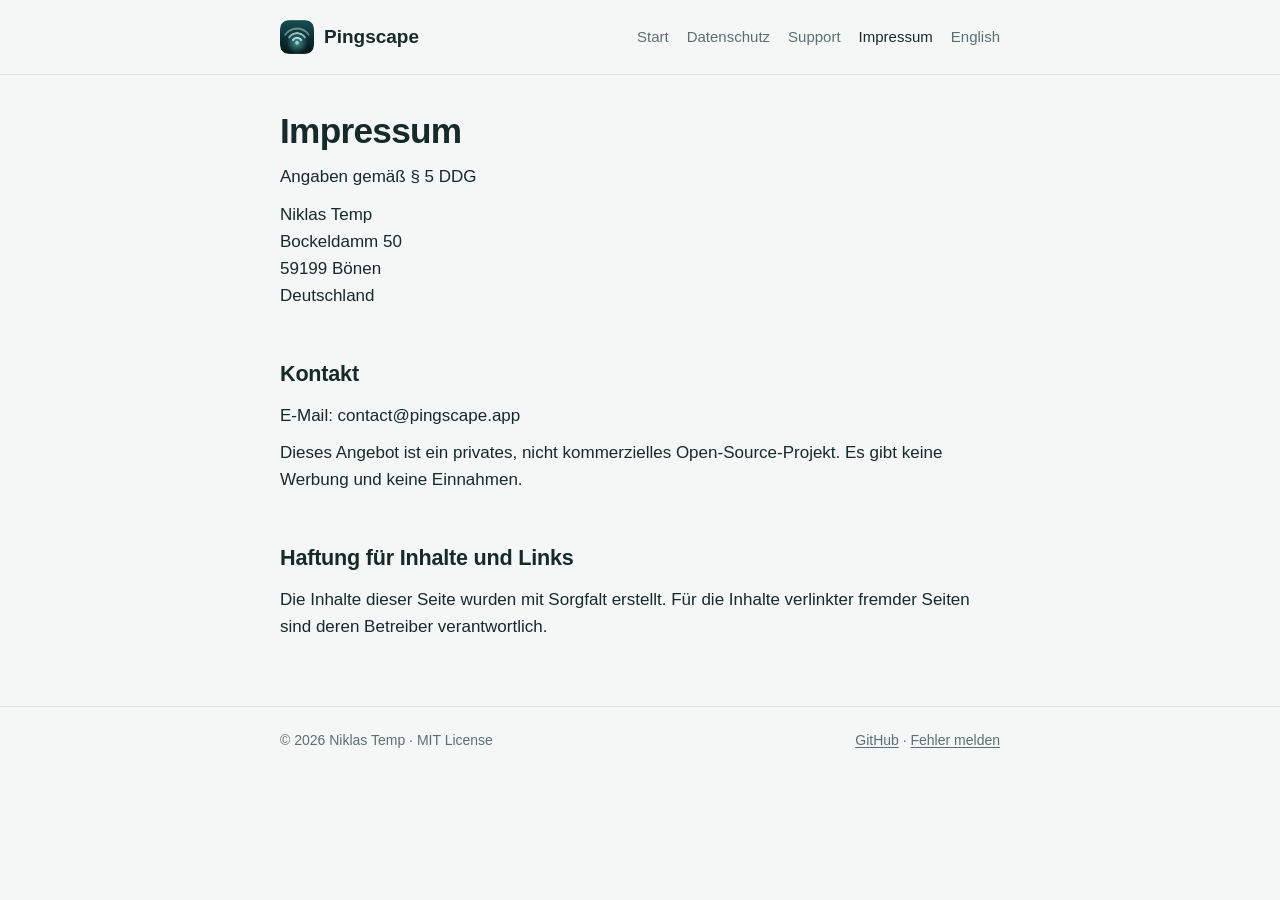
<file: site/de/impressum.html>
<!doctype html>
<html lang="de">
<head>
<meta charset="utf-8">
<meta name="viewport" content="width=device-width, initial-scale=1">
<title>Impressum · Pingscape</title>
<meta name="description" content="Impressum der Pingscape-Webseite.">
<link rel="stylesheet" href="../style.css">
<link rel="apple-touch-icon" href="../apple-touch-icon.png">
<link rel="icon" href="../apple-touch-icon.png">
<link rel="alternate" hreflang="en" href="https://pingscape.app/impressum.html">
<link rel="alternate" hreflang="de" href="https://pingscape.app/de/impressum.html">
</head>
<body>
<header class="site"><div class="wrap">
<a class="brand" href="./"><img src="../img/icon.png" alt="" width="34" height="34">Pingscape</a>
<nav aria-label="Hauptnavigation"><a href="./">Start</a><a href="privacy.html">Datenschutz</a><a href="support.html">Support</a><a href="impressum.html" aria-current="page">Impressum</a><a href="../impressum.html" hreflang="en" lang="en">English</a></nav>
</div></header>
<main><div class="wrap">
<h1>Impressum</h1>
<p>Angaben gemäß § 5 DDG</p>
<p>Niklas Temp<br>
Bockeldamm 50<br>
59199 Bönen<br>
Deutschland</p>
<h2>Kontakt</h2>
<p>E-Mail: contact@pingscape.app</p>
<p>Dieses Angebot ist ein privates, nicht kommerzielles Open-Source-Projekt. Es gibt keine Werbung und keine Einnahmen.</p>
<h2>Haftung für Inhalte und Links</h2>
<p>Die Inhalte dieser Seite wurden mit Sorgfalt erstellt. Für die Inhalte verlinkter fremder Seiten sind deren Betreiber verantwortlich.</p>
</div></main>
<footer class="site"><div class="wrap">
<span>© 2026 Niklas Temp · MIT License</span>
<span><a href="https://github.com/pilotofpackets/pingscape">GitHub</a> · <a href="https://github.com/pilotofpackets/pingscape/issues">Fehler melden</a></span>
</div></footer>
</body>
</html>
</file>
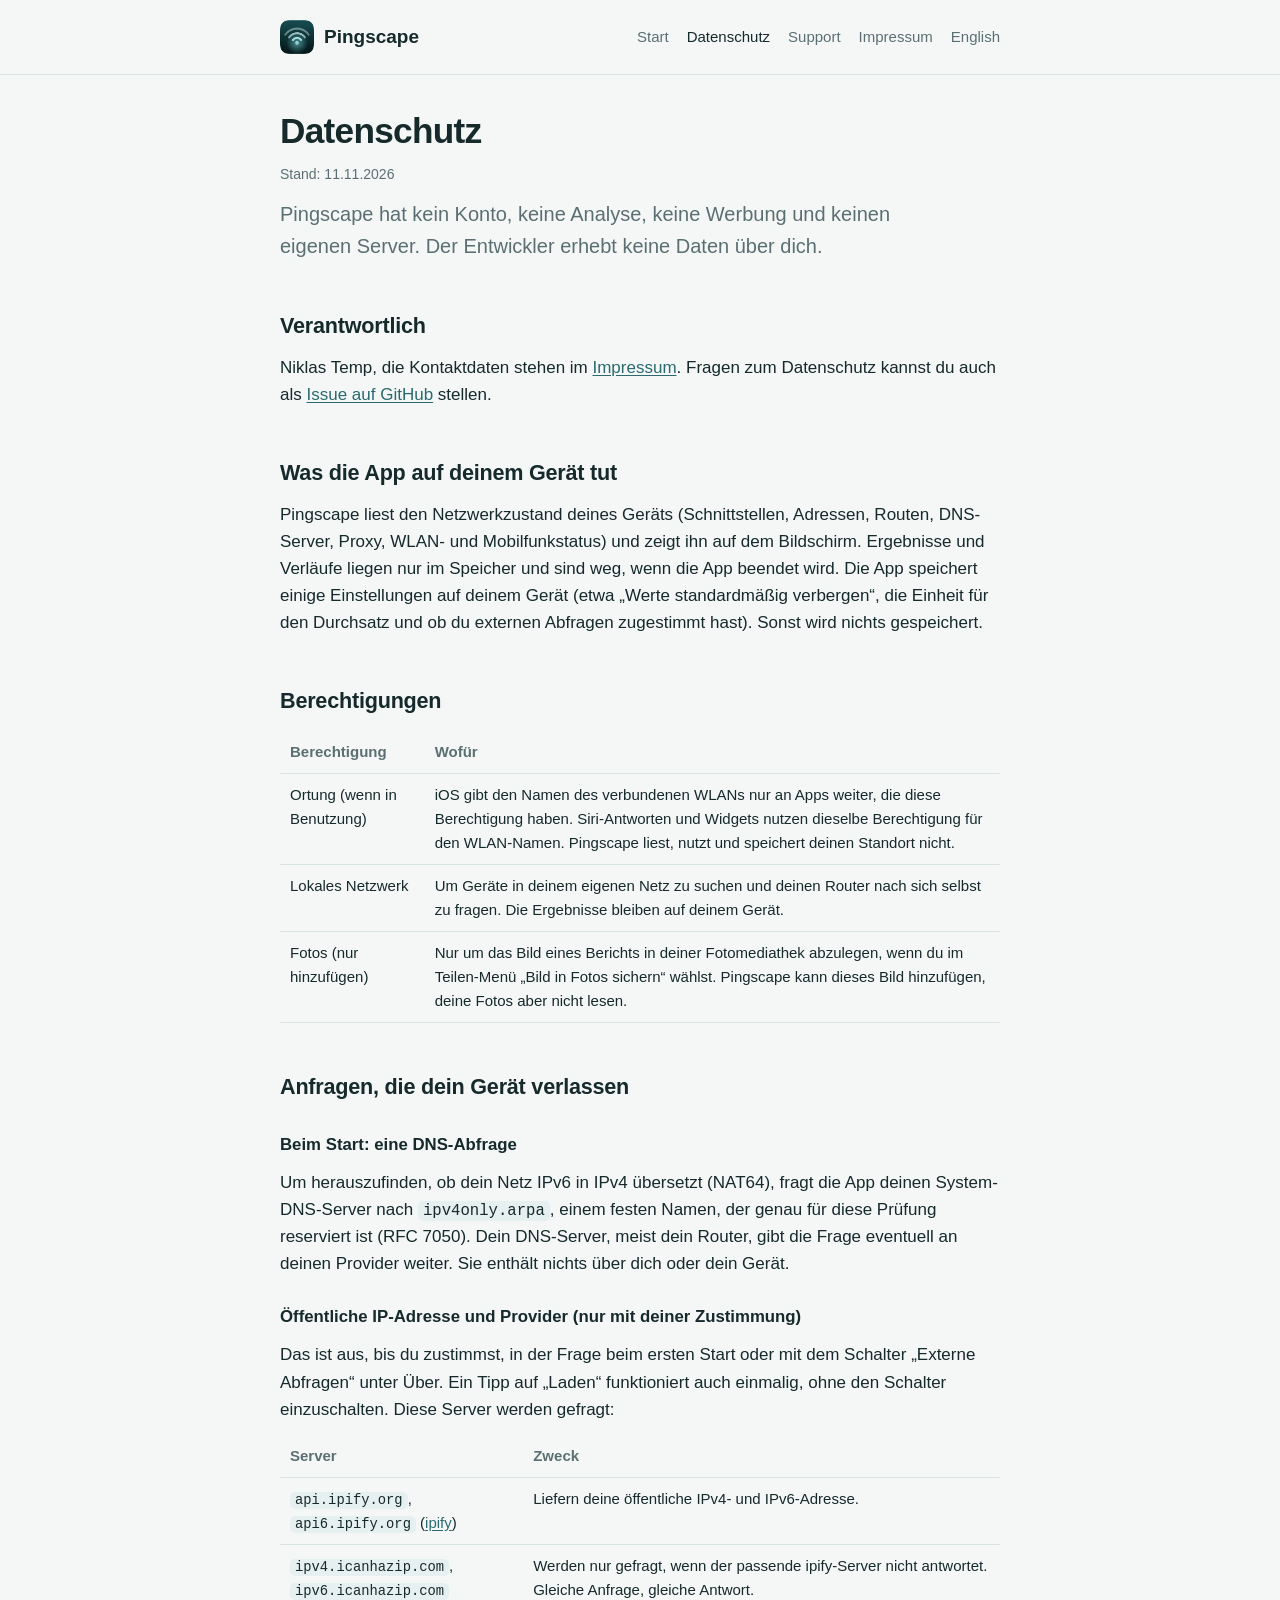
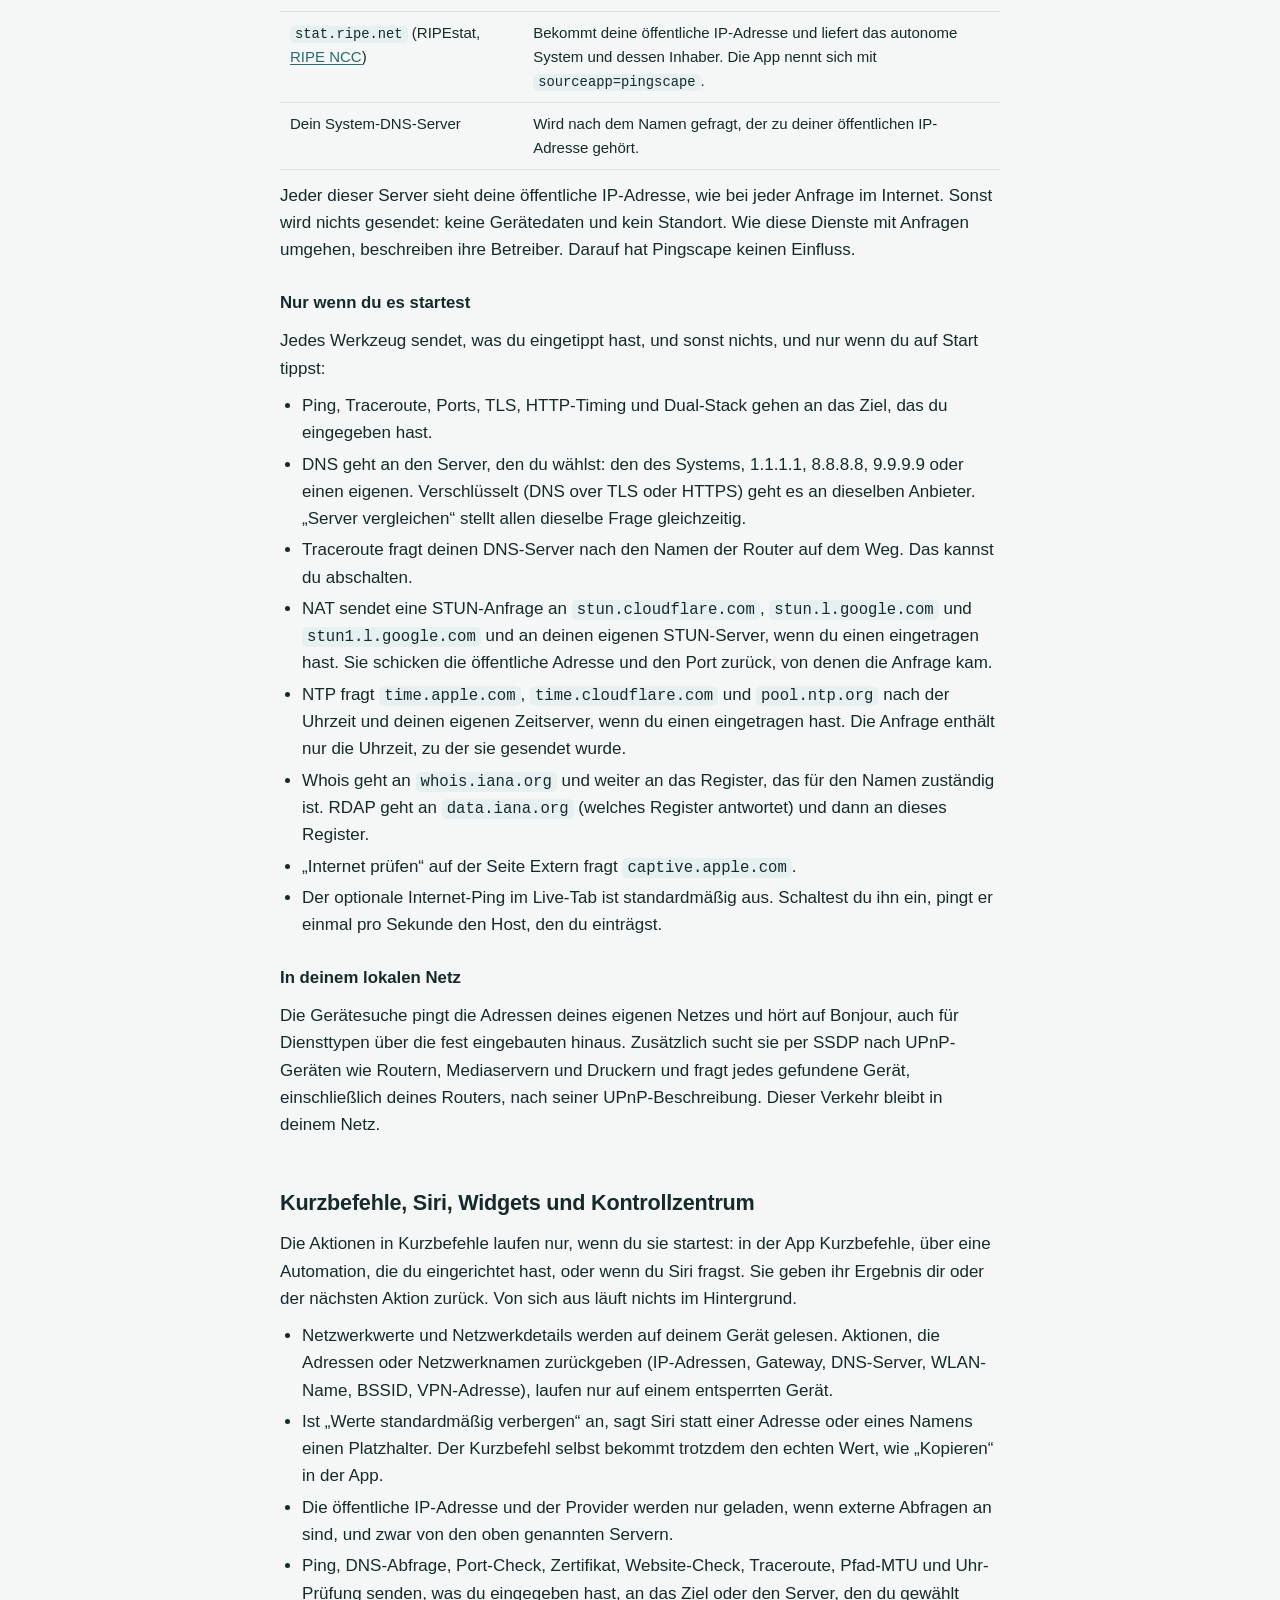
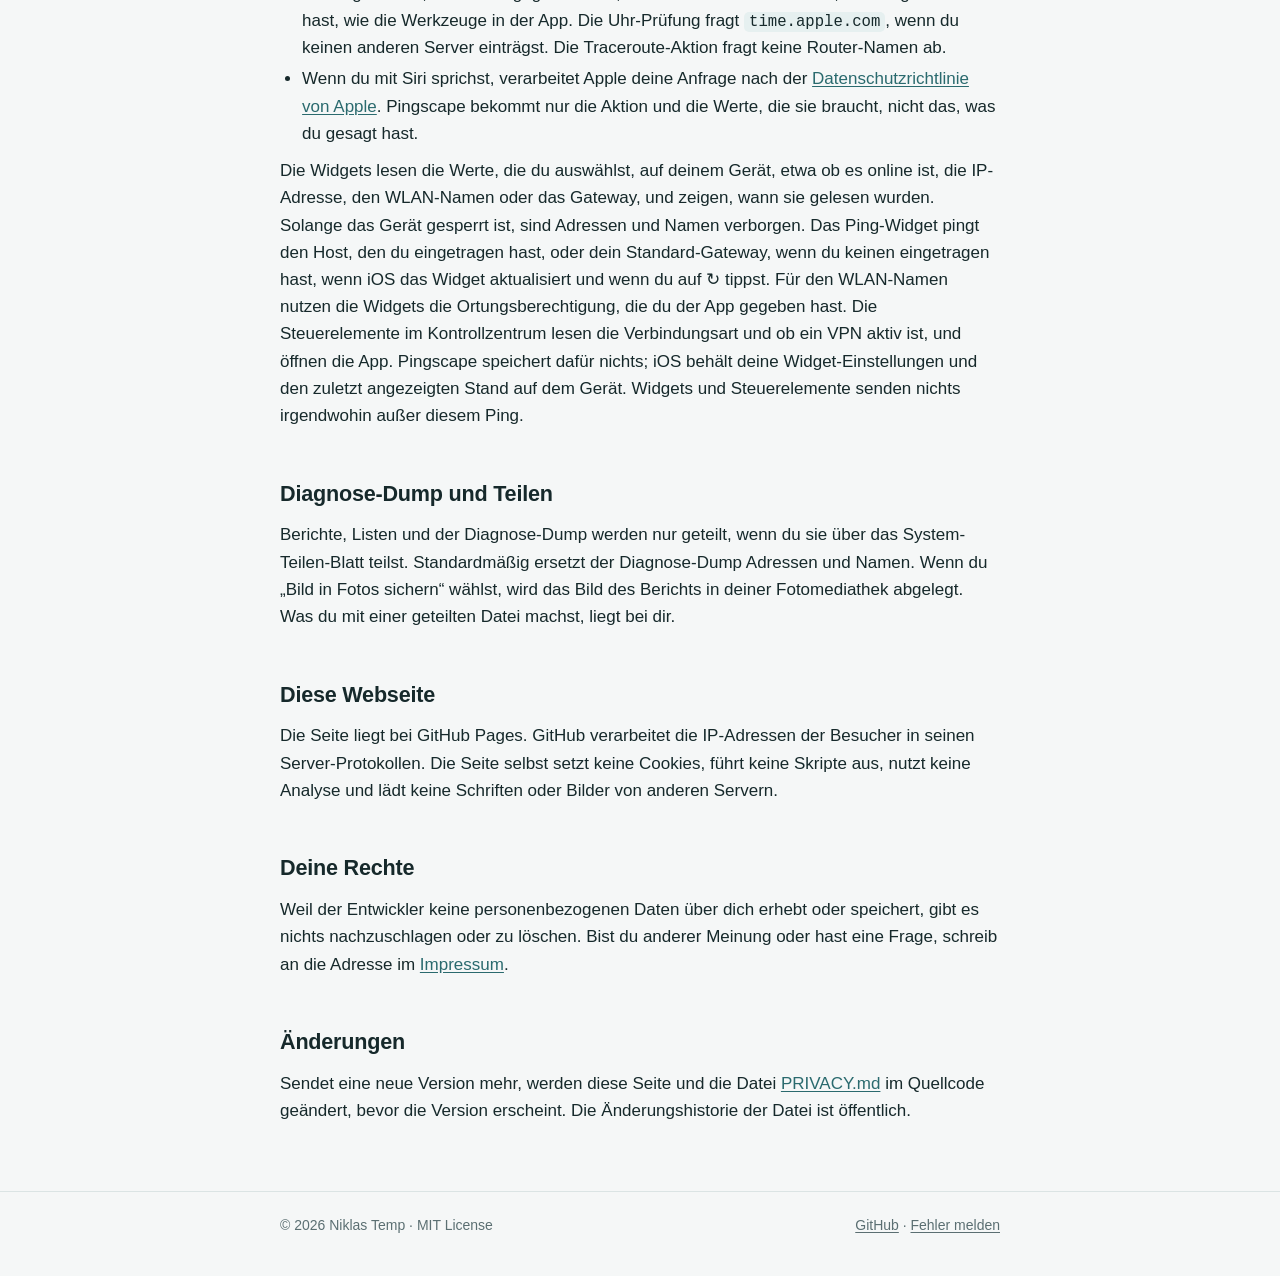
<file: site/de/privacy.html>
<!doctype html>
<html lang="de">
<head>
<meta charset="utf-8">
<meta name="viewport" content="width=device-width, initial-scale=1">
<title>Datenschutz · Pingscape</title>
<meta name="description" content="Was Pingscape mit deinen Daten macht: Nichts wird erhoben, und jede Anfrage, die dein Gerät verlässt, ist aufgelistet.">
<link rel="stylesheet" href="../style.css">
<link rel="apple-touch-icon" href="../apple-touch-icon.png">
<link rel="icon" href="../apple-touch-icon.png">
<link rel="alternate" hreflang="en" href="https://pingscape.app/privacy.html">
<link rel="alternate" hreflang="de" href="https://pingscape.app/de/privacy.html">
</head>
<body>
<header class="site"><div class="wrap">
<a class="brand" href="./"><img src="../img/icon.png" alt="" width="34" height="34">Pingscape</a>
<nav aria-label="Hauptnavigation"><a href="./">Start</a><a href="privacy.html" aria-current="page">Datenschutz</a><a href="support.html">Support</a><a href="impressum.html">Impressum</a><a href="../privacy.html" hreflang="en" lang="en">English</a></nav>
</div></header>
<main><div class="wrap">
<h1>Datenschutz</h1>
<p class="small">Stand: 11.11.2026</p>
<p class="lead">Pingscape hat kein Konto, keine Analyse, keine Werbung und keinen eigenen Server. Der Entwickler erhebt keine Daten über dich.</p>

<h2>Verantwortlich</h2>
<p>Niklas Temp, die Kontaktdaten stehen im <a href="impressum.html">Impressum</a>. Fragen zum Datenschutz kannst du auch als <a href="https://github.com/pilotofpackets/pingscape/issues">Issue auf GitHub</a> stellen.</p>

<h2>Was die App auf deinem Gerät tut</h2>
<p>Pingscape liest den Netzwerkzustand deines Geräts (Schnittstellen, Adressen, Routen, DNS-Server, Proxy, WLAN- und Mobilfunkstatus) und zeigt ihn auf dem Bildschirm. Ergebnisse und Verläufe liegen nur im Speicher und sind weg, wenn die App beendet wird. Die App speichert einige Einstellungen auf deinem Gerät (etwa „Werte standardmäßig verbergen“, die Einheit für den Durchsatz und ob du externen Abfragen zugestimmt hast). Sonst wird nichts gespeichert.</p>

<h2>Berechtigungen</h2>
<table>
<tr><th>Berechtigung</th><th>Wofür</th></tr>
<tr><td>Ortung (wenn in Benutzung)</td><td>iOS gibt den Namen des verbundenen WLANs nur an Apps weiter, die diese Berechtigung haben. Siri-Antworten und Widgets nutzen dieselbe Berechtigung für den WLAN-Namen. Pingscape liest, nutzt und speichert deinen Standort nicht.</td></tr>
<tr><td>Lokales Netzwerk</td><td>Um Geräte in deinem eigenen Netz zu suchen und deinen Router nach sich selbst zu fragen. Die Ergebnisse bleiben auf deinem Gerät.</td></tr>
<tr><td>Fotos (nur hinzufügen)</td><td>Nur um das Bild eines Berichts in deiner Fotomediathek abzulegen, wenn du im Teilen-Menü „Bild in Fotos sichern“ wählst. Pingscape kann dieses Bild hinzufügen, deine Fotos aber nicht lesen.</td></tr>
</table>

<h2>Anfragen, die dein Gerät verlassen</h2>
<h3>Beim Start: eine DNS-Abfrage</h3>
<p>Um herauszufinden, ob dein Netz IPv6 in IPv4 übersetzt (NAT64), fragt die App deinen System-DNS-Server nach <code>ipv4only.arpa</code>, einem festen Namen, der genau für diese Prüfung reserviert ist (RFC 7050). Dein DNS-Server, meist dein Router, gibt die Frage eventuell an deinen Provider weiter. Sie enthält nichts über dich oder dein Gerät.</p>

<h3>Öffentliche IP-Adresse und Provider (nur mit deiner Zustimmung)</h3>
<p>Das ist aus, bis du zustimmst, in der Frage beim ersten Start oder mit dem Schalter „Externe Abfragen“ unter Über. Ein Tipp auf „Laden“ funktioniert auch einmalig, ohne den Schalter einzuschalten. Diese Server werden gefragt:</p>
<table>
<tr><th>Server</th><th>Zweck</th></tr>
<tr><td><code>api.ipify.org</code>, <code>api6.ipify.org</code> (<a href="https://www.ipify.org">ipify</a>)</td><td>Liefern deine öffentliche IPv4- und IPv6-Adresse.</td></tr>
<tr><td><code>ipv4.icanhazip.com</code>, <code>ipv6.icanhazip.com</code></td><td>Werden nur gefragt, wenn der passende ipify-Server nicht antwortet. Gleiche Anfrage, gleiche Antwort.</td></tr>
<tr><td><code>stat.ripe.net</code> (RIPEstat, <a href="https://www.ripe.net">RIPE NCC</a>)</td><td>Bekommt deine öffentliche IP-Adresse und liefert das autonome System und dessen Inhaber. Die App nennt sich mit <code>sourceapp=pingscape</code>.</td></tr>
<tr><td>Dein System-DNS-Server</td><td>Wird nach dem Namen gefragt, der zu deiner öffentlichen IP-Adresse gehört.</td></tr>
</table>
<p>Jeder dieser Server sieht deine öffentliche IP-Adresse, wie bei jeder Anfrage im Internet. Sonst wird nichts gesendet: keine Gerätedaten und kein Standort. Wie diese Dienste mit Anfragen umgehen, beschreiben ihre Betreiber. Darauf hat Pingscape keinen Einfluss.</p>

<h3>Nur wenn du es startest</h3>
<p>Jedes Werkzeug sendet, was du eingetippt hast, und sonst nichts, und nur wenn du auf Start tippst:</p>
<ul>
<li>Ping, Traceroute, Ports, TLS, HTTP-Timing und Dual-Stack gehen an das Ziel, das du eingegeben hast.</li>
<li>DNS geht an den Server, den du wählst: den des Systems, 1.1.1.1, 8.8.8.8, 9.9.9.9 oder einen eigenen. Verschlüsselt (DNS over TLS oder HTTPS) geht es an dieselben Anbieter. „Server vergleichen“ stellt allen dieselbe Frage gleichzeitig.</li>
<li>Traceroute fragt deinen DNS-Server nach den Namen der Router auf dem Weg. Das kannst du abschalten.</li>
<li>NAT sendet eine STUN-Anfrage an <code>stun.cloudflare.com</code>, <code>stun.l.google.com</code> und <code>stun1.l.google.com</code> und an deinen eigenen STUN-Server, wenn du einen eingetragen hast. Sie schicken die öffentliche Adresse und den Port zurück, von denen die Anfrage kam.</li>
<li>NTP fragt <code>time.apple.com</code>, <code>time.cloudflare.com</code> und <code>pool.ntp.org</code> nach der Uhrzeit und deinen eigenen Zeitserver, wenn du einen eingetragen hast. Die Anfrage enthält nur die Uhrzeit, zu der sie gesendet wurde.</li>
<li>Whois geht an <code>whois.iana.org</code> und weiter an das Register, das für den Namen zuständig ist. RDAP geht an <code>data.iana.org</code> (welches Register antwortet) und dann an dieses Register.</li>
<li>„Internet prüfen“ auf der Seite Extern fragt <code>captive.apple.com</code>.</li>
<li>Der optionale Internet-Ping im Live-Tab ist standardmäßig aus. Schaltest du ihn ein, pingt er einmal pro Sekunde den Host, den du einträgst.</li>
</ul>

<h3>In deinem lokalen Netz</h3>
<p>Die Gerätesuche pingt die Adressen deines eigenen Netzes und hört auf Bonjour, auch für Diensttypen über die fest eingebauten hinaus. Zusätzlich sucht sie per SSDP nach UPnP-Geräten wie Routern, Mediaservern und Druckern und fragt jedes gefundene Gerät, einschließlich deines Routers, nach seiner UPnP-Beschreibung. Dieser Verkehr bleibt in deinem Netz.</p>

<h2>Kurzbefehle, Siri, Widgets und Kontrollzentrum</h2>
<p>Die Aktionen in Kurzbefehle laufen nur, wenn du sie startest: in der App Kurzbefehle, über eine Automation, die du eingerichtet hast, oder wenn du Siri fragst. Sie geben ihr Ergebnis dir oder der nächsten Aktion zurück. Von sich aus läuft nichts im Hintergrund.</p>
<ul>
<li>Netzwerkwerte und Netzwerkdetails werden auf deinem Gerät gelesen. Aktionen, die Adressen oder Netzwerknamen zurückgeben (IP-Adressen, Gateway, DNS-Server, WLAN-Name, BSSID, VPN-Adresse), laufen nur auf einem entsperrten Gerät.</li>
<li>Ist „Werte standardmäßig verbergen“ an, sagt Siri statt einer Adresse oder eines Namens einen Platzhalter. Der Kurzbefehl selbst bekommt trotzdem den echten Wert, wie „Kopieren“ in der App.</li>
<li>Die öffentliche IP-Adresse und der Provider werden nur geladen, wenn externe Abfragen an sind, und zwar von den oben genannten Servern.</li>
<li>Ping, DNS-Abfrage, Port-Check, Zertifikat, Website-Check, Traceroute, Pfad-MTU und Uhr-Prüfung senden, was du eingegeben hast, an das Ziel oder den Server, den du gewählt hast, wie die Werkzeuge in der App. Die Uhr-Prüfung fragt <code>time.apple.com</code>, wenn du keinen anderen Server einträgst. Die Traceroute-Aktion fragt keine Router-Namen ab.</li>
<li>Wenn du mit Siri sprichst, verarbeitet Apple deine Anfrage nach der <a href="https://www.apple.com/de/legal/privacy/">Datenschutzrichtlinie von Apple</a>. Pingscape bekommt nur die Aktion und die Werte, die sie braucht, nicht das, was du gesagt hast.</li>
</ul>
<p>Die Widgets lesen die Werte, die du auswählst, auf deinem Gerät, etwa ob es online ist, die IP-Adresse, den WLAN-Namen oder das Gateway, und zeigen, wann sie gelesen wurden. Solange das Gerät gesperrt ist, sind Adressen und Namen verborgen. Das Ping-Widget pingt den Host, den du eingetragen hast, oder dein Standard-Gateway, wenn du keinen eingetragen hast, wenn iOS das Widget aktualisiert und wenn du auf ↻ tippst. Für den WLAN-Namen nutzen die Widgets die Ortungsberechtigung, die du der App gegeben hast. Die Steuerelemente im Kontrollzentrum lesen die Verbindungsart und ob ein VPN aktiv ist, und öffnen die App. Pingscape speichert dafür nichts; iOS behält deine Widget-Einstellungen und den zuletzt angezeigten Stand auf dem Gerät. Widgets und Steuerelemente senden nichts irgendwohin außer diesem Ping.</p>

<h2>Diagnose-Dump und Teilen</h2>
<p>Berichte, Listen und der Diagnose-Dump werden nur geteilt, wenn du sie über das System-Teilen-Blatt teilst. Standardmäßig ersetzt der Diagnose-Dump Adressen und Namen. Wenn du „Bild in Fotos sichern“ wählst, wird das Bild des Berichts in deiner Fotomediathek abgelegt. Was du mit einer geteilten Datei machst, liegt bei dir.</p>

<h2>Diese Webseite</h2>
<p>Die Seite liegt bei GitHub Pages. GitHub verarbeitet die IP-Adressen der Besucher in seinen Server-Protokollen. Die Seite selbst setzt keine Cookies, führt keine Skripte aus, nutzt keine Analyse und lädt keine Schriften oder Bilder von anderen Servern.</p>

<h2>Deine Rechte</h2>
<p>Weil der Entwickler keine personenbezogenen Daten über dich erhebt oder speichert, gibt es nichts nachzuschlagen oder zu löschen. Bist du anderer Meinung oder hast eine Frage, schreib an die Adresse im <a href="impressum.html">Impressum</a>.</p>

<h2>Änderungen</h2>
<p>Sendet eine neue Version mehr, werden diese Seite und die Datei <a href="https://github.com/pilotofpackets/pingscape/blob/main/PRIVACY.md">PRIVACY.md</a> im Quellcode geändert, bevor die Version erscheint. Die Änderungshistorie der Datei ist öffentlich.</p>
</div></main>
<footer class="site"><div class="wrap">
<span>© 2026 Niklas Temp · MIT License</span>
<span><a href="https://github.com/pilotofpackets/pingscape">GitHub</a> · <a href="https://github.com/pilotofpackets/pingscape/issues">Fehler melden</a></span>
</div></footer>
</body>
</html>
</file>
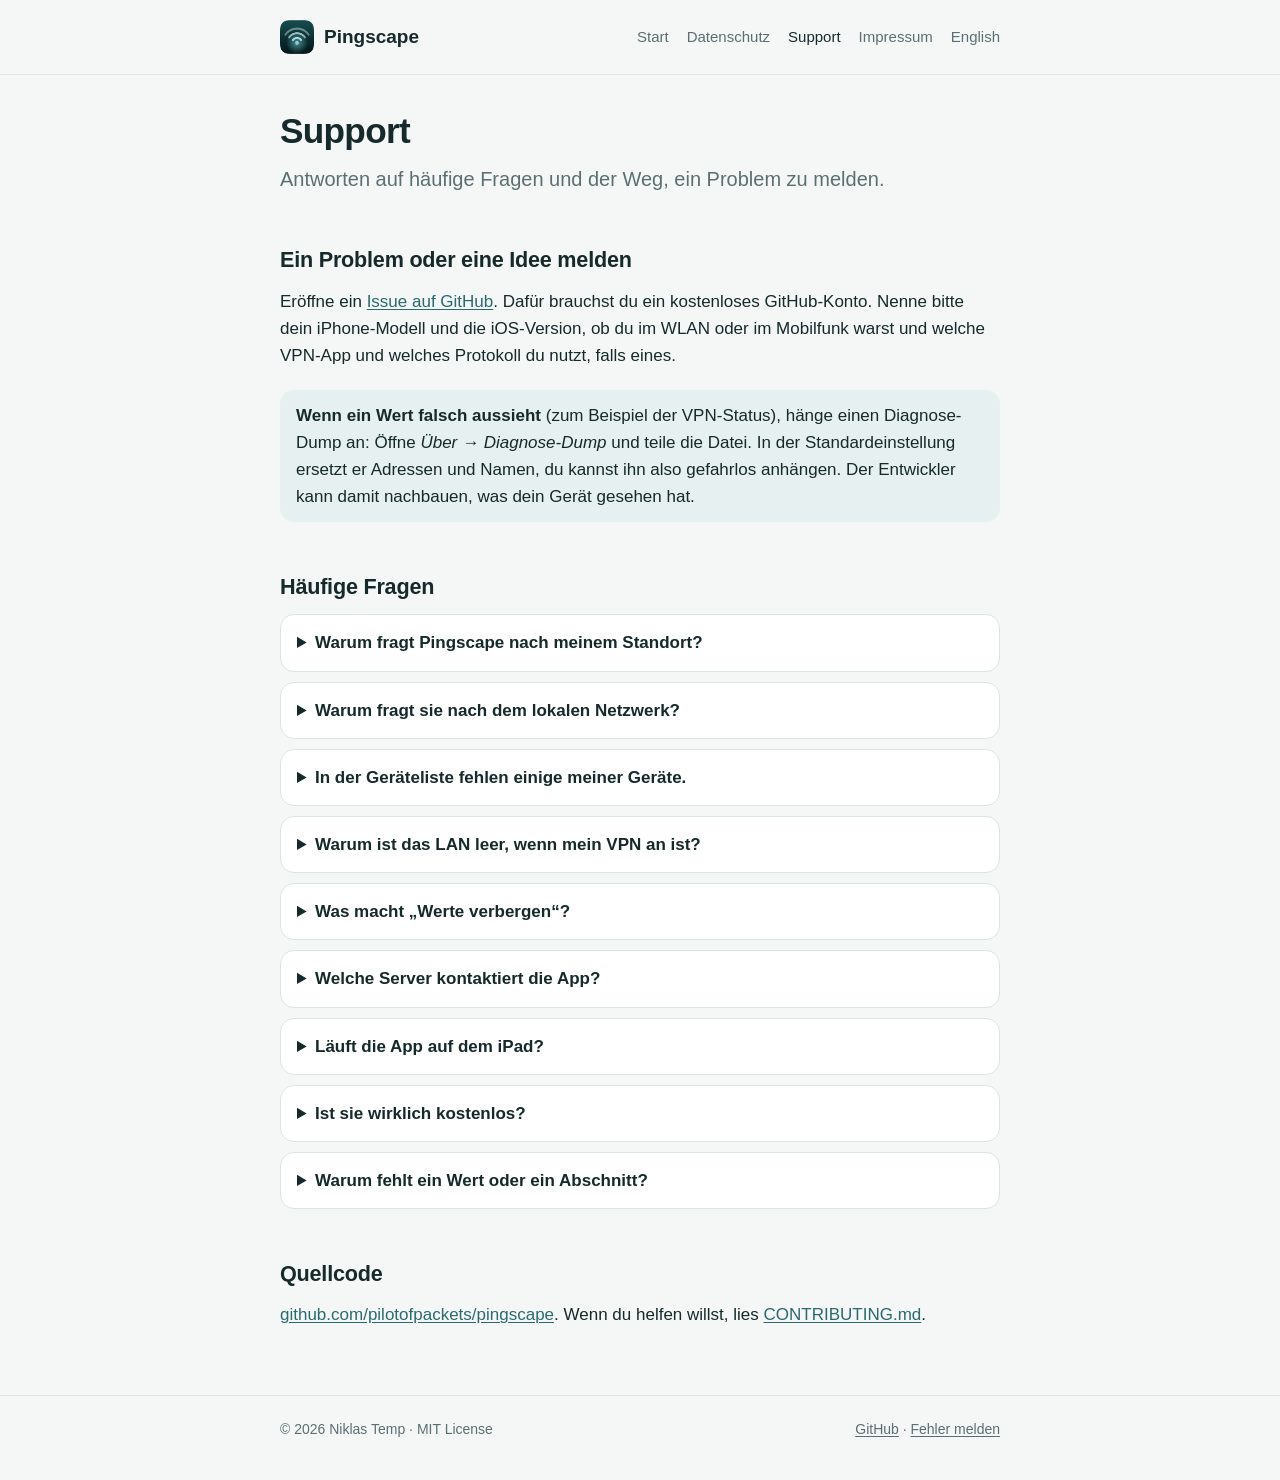
<file: site/de/support.html>
<!doctype html>
<html lang="de">
<head>
<meta charset="utf-8">
<meta name="viewport" content="width=device-width, initial-scale=1">
<title>Support · Pingscape</title>
<meta name="description" content="Antworten auf häufige Fragen zu Pingscape und wie du ein Problem meldest.">
<link rel="stylesheet" href="../style.css">
<link rel="apple-touch-icon" href="../apple-touch-icon.png">
<link rel="icon" href="../apple-touch-icon.png">
<link rel="alternate" hreflang="en" href="https://pingscape.app/support.html">
<link rel="alternate" hreflang="de" href="https://pingscape.app/de/support.html">
</head>
<body>
<header class="site"><div class="wrap">
<a class="brand" href="./"><img src="../img/icon.png" alt="" width="34" height="34">Pingscape</a>
<nav aria-label="Hauptnavigation"><a href="./">Start</a><a href="privacy.html">Datenschutz</a><a href="support.html" aria-current="page">Support</a><a href="impressum.html">Impressum</a><a href="../support.html" hreflang="en" lang="en">English</a></nav>
</div></header>
<main><div class="wrap">
<h1>Support</h1>
<p class="lead">Antworten auf häufige Fragen und der Weg, ein Problem zu melden.</p>
<h2>Ein Problem oder eine Idee melden</h2>
<p>Eröffne ein <a href="https://github.com/pilotofpackets/pingscape/issues/new/choose">Issue auf GitHub</a>. Dafür brauchst du ein kostenloses GitHub-Konto. Nenne bitte dein iPhone-Modell und die iOS-Version, ob du im WLAN oder im Mobilfunk warst und welche VPN-App und welches Protokoll du nutzt, falls eines.</p>
<div class="note"><strong>Wenn ein Wert falsch aussieht</strong> (zum Beispiel der VPN-Status), hänge einen Diagnose-Dump an: Öffne <em>Über → Diagnose-Dump</em> und teile die Datei. In der Standardeinstellung ersetzt er Adressen und Namen, du kannst ihn also gefahrlos anhängen. Der Entwickler kann damit nachbauen, was dein Gerät gesehen hat.</div>
<h2>Häufige Fragen</h2>
<details><summary>Warum fragt Pingscape nach meinem Standort?</summary><p>iOS gibt den Namen des WLANs nur an Apps weiter, die den Standort nutzen dürfen. Pingscape braucht die Berechtigung nur dafür. Es liest, nutzt und speichert deinen Standort nicht. Ohne sie geht alles andere weiter, nur der WLAN-Name fehlt.</p></details>
<details><summary>Warum fragt sie nach dem lokalen Netzwerk?</summary><p>Um die Geräte in deinem Netz aufzulisten und deinen Router nach sich selbst zu fragen. iOS fragt einmal, wenn du im LAN-Tab zum ersten Mal auf „Suchen“ tippst. Hast du abgelehnt, schalte es unter Einstellungen → Pingscape ein.</p></details>
<details><summary>In der Geräteliste fehlen einige meiner Geräte.</summary><p>Geräte werden gefunden, wenn sie auf einen Ping antworten, sich über Bonjour melden oder auf eine UPnP-Suche antworten. Manche Geräte antworten nicht auf Ping (zum Beispiel Telefone im Standby oder Geräte hinter einer Firewall). Der Modus „Gründlich“ probiert bei solchen Geräten zusätzlich einige Ports und fängt noch ein paar mehr. Pingscape rät keine Geräte, die es nicht sieht.</p></details>
<details><summary>Warum ist das LAN leer, wenn mein VPN an ist?</summary><p>Ein VPN, das den gesamten Verkehr trägt, trennt dein Gerät oft vom lokalen Netz. Pingscape zeigt dazu einen Hinweis.</p></details>
<details><summary>Was macht „Werte verbergen“?</summary><p>Es verbirgt Adressen und Netzwerknamen (WLAN-Name, IP-Adressen, Subnetzmaske, Gateway, DNS, MAC-Adressen, Gerätenamen) auf dem Bildschirm und in geteilten Berichten, damit du einen Screenshot teilen kannst. Drücke lange auf einen einzelnen Wert, um ihn zu kopieren oder nur diesen einen zu verbergen oder zu zeigen.</p></details>
<details><summary>Welche Server kontaktiert die App?</summary><p>Standardmäßig keinen Server, weder unseren noch einen fremden. Die einzige automatische Anfrage ist beim Start eine DNS-Frage nach <code>ipv4only.arpa</code> an deinen eigenen DNS-Server, um herauszufinden, ob dein Netz NAT64 nutzt. Die <a href="privacy.html">Datenschutzseite</a> nennt jede Anfrage, und alle anderen beginnen erst, wenn du sie erlaubst oder startest.</p></details>
<details><summary>Läuft die App auf dem iPad?</summary><p>Ja. Die Netzwerkdaten dort sind die des iPads. Der WLAN-Name und die Mobilfunkdaten hängen davon ab, was das Gerät hat und erlaubt.</p></details>
<details><summary>Ist sie wirklich kostenlos?</summary><p>Ja. Es gibt keinen Kauf, kein Abo und keine Werbung. Die App ist Open Source unter der MIT-Lizenz.</p></details>
<details><summary>Warum fehlt ein Wert oder ein Abschnitt?</summary><p>Pingscape zeigt nur, was iOS liefert. Sagt iOS einer App etwas nicht (zum Beispiel die Signalstärke des WLANs oder den Namen des Netzbetreibers), gibt es dafür keine Zeile statt einer Vermutung.</p></details>
<h2>Quellcode</h2>
<p><a href="https://github.com/pilotofpackets/pingscape">github.com/pilotofpackets/pingscape</a>. Wenn du helfen willst, lies <a href="https://github.com/pilotofpackets/pingscape/blob/main/CONTRIBUTING.md">CONTRIBUTING.md</a>.</p>
</div></main>
<footer class="site"><div class="wrap">
<span>© 2026 Niklas Temp · MIT License</span>
<span><a href="https://github.com/pilotofpackets/pingscape">GitHub</a> · <a href="https://github.com/pilotofpackets/pingscape/issues">Fehler melden</a></span>
</div></footer>
</body>
</html>
</file>
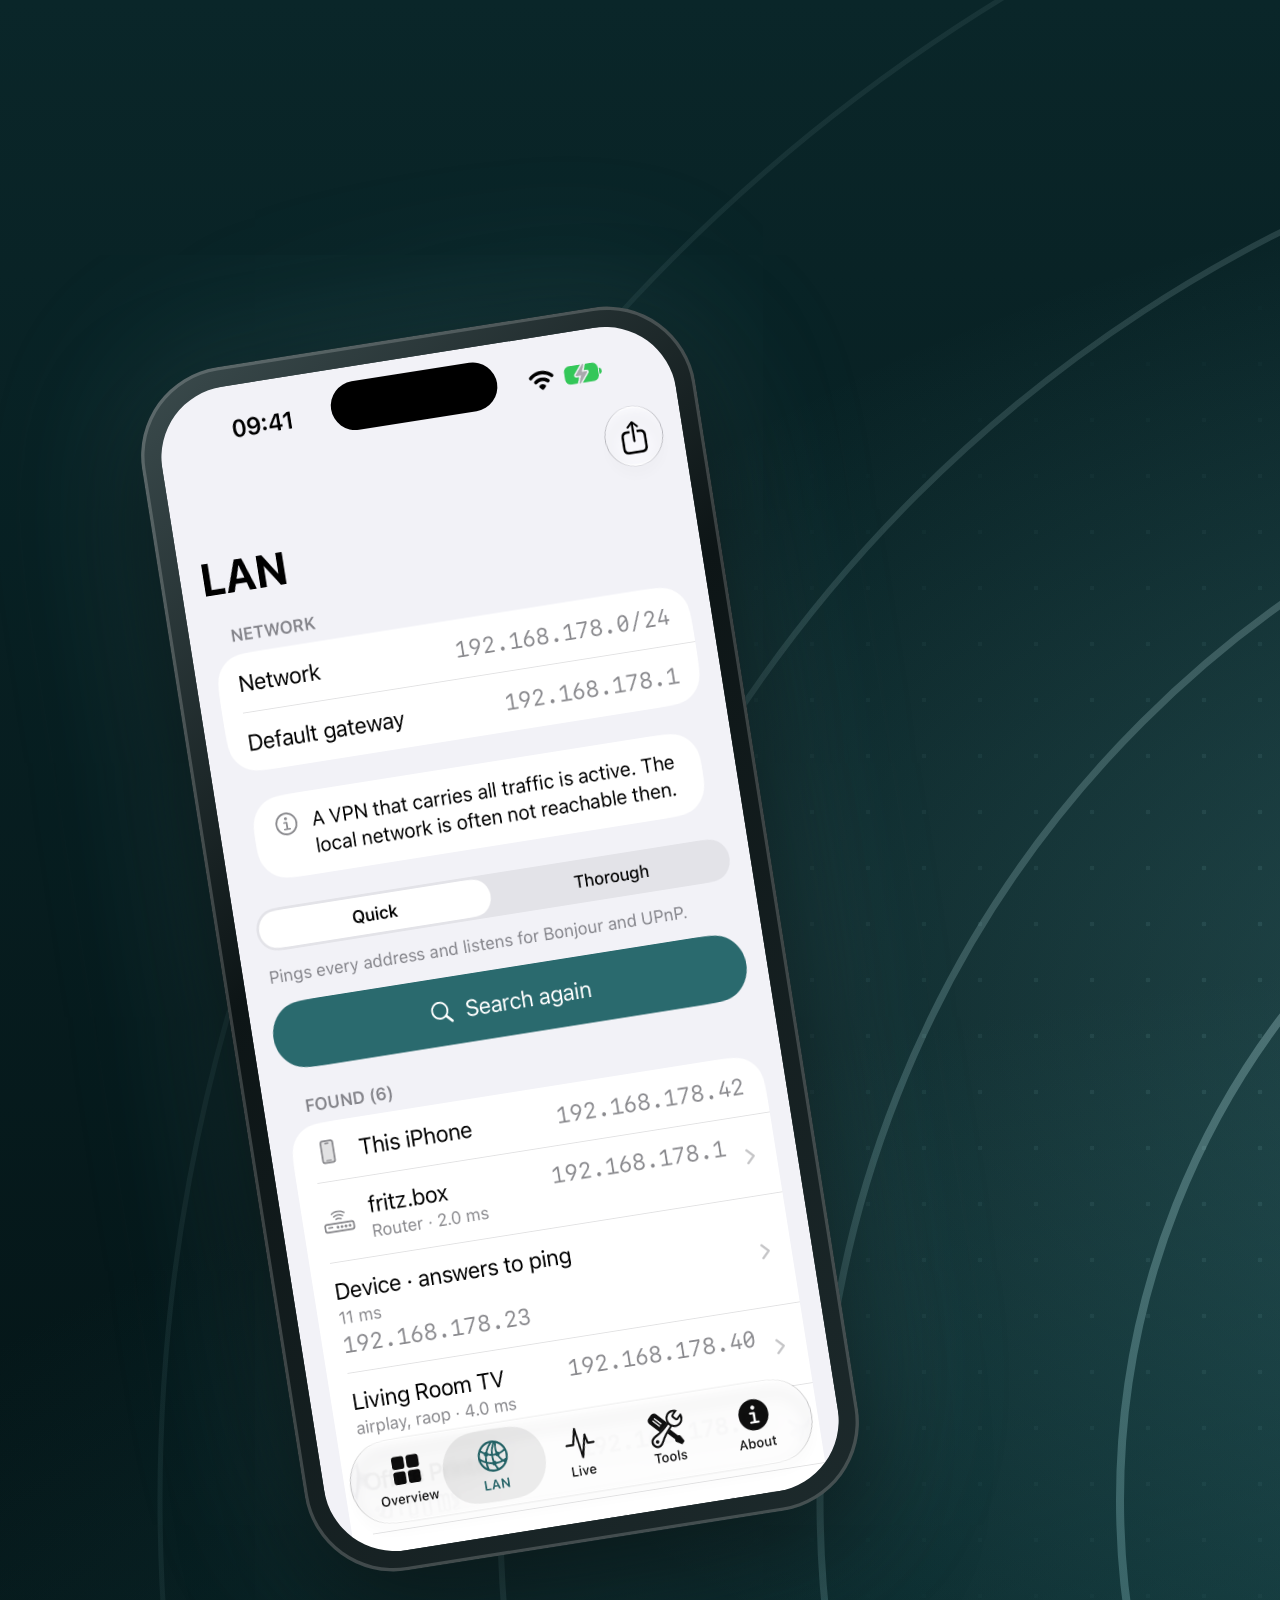
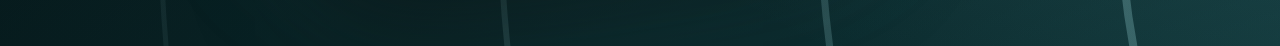
<file: Design/StoreAssets/src/asset.html>
<!doctype html>
<!--
  App Store creative assets (product page header and search results).
  Rendered with headless Chrome by render.sh: asset.html?kind=header|search&lang=en|de|fr|es|it
  Add &safe=1 to draw Apple's art safe area from the official templates.
-->
<html>
<head>
<meta charset="utf-8">
<style>
  :root {
    --deep: #041416;
    --teal: #17494d;
    --ink-top: #e6fbfc;
    --ink-bottom: #6fc1c5;
    --glow: #7ee0e5;
  }
  * { box-sizing: border-box; margin: 0; padding: 0; }
  html, body { width: var(--w); height: var(--h); overflow: hidden; background: var(--deep); }
  body { font-family: -apple-system, "SF Pro Display", "Helvetica Neue", sans-serif; color: #fff; position: relative; }

  .bg {
    position: absolute; inset: 0;
    background:
      radial-gradient(ellipse 60% 75% at 50% var(--glow-y), rgba(126, 224, 229, 0.30), rgba(126, 224, 229, 0) 70%),
      radial-gradient(ellipse 90% 90% at 50% 120%, #17494d 0%, rgba(23, 73, 77, 0) 70%),
      linear-gradient(180deg, #0a2629 0%, #041416 100%);
  }
  .grid {
    position: absolute; inset: 0;
    background-image: radial-gradient(rgba(170, 235, 238, 0.16) 2.2px, transparent 2.6px);
    background-size: 56px 56px;
    -webkit-mask-image: radial-gradient(ellipse 55% 70% at 50% var(--glow-y), #000 0%, transparent 75%);
  }
  svg.rings { position: absolute; inset: 0; width: 100%; height: 100%; }

  .headline {
    font-weight: 800; letter-spacing: -0.035em; line-height: 1.02; white-space: nowrap; max-width: 100%;
    background: linear-gradient(180deg, var(--ink-top) 10%, var(--ink-bottom) 100%);
    -webkit-background-clip: text; background-clip: text; color: transparent;
    filter: drop-shadow(0 6px 30px rgba(0, 0, 0, 0.35));
  }
  .chips { display: flex; gap: 0.4em; flex-wrap: nowrap; max-width: 100%; }
  .chip {
    font-weight: 600; letter-spacing: -0.01em; white-space: nowrap;
    padding: 0.38em 0.85em; border-radius: 999px;
    color: #dff6f7; background: rgba(126, 224, 229, 0.12);
    border: 2px solid rgba(126, 224, 229, 0.35);
    backdrop-filter: blur(8px);
  }

  .phone {
    position: absolute; width: var(--pw); aspect-ratio: 1206 / 2622;
    padding: calc(var(--pw) * 0.035); border-radius: calc(var(--pw) * 0.16);
    background: linear-gradient(145deg, #3b4b4d, #0d1516 40%, #1d2a2c);
    box-shadow:
      0 0 0 calc(var(--pw) * 0.006) rgba(255, 255, 255, 0.18) inset,
      0 calc(var(--pw) * 0.08) calc(var(--pw) * 0.2) rgba(0, 0, 0, 0.55),
      0 0 calc(var(--pw) * 0.3) rgba(126, 224, 229, 0.18);
  }
  .phone img { display: block; width: 100%; height: 100%; border-radius: calc(var(--pw) * 0.128); }
  .phone::after { /* Dynamic Island */
    content: ""; position: absolute; left: 50%; transform: translateX(-50%);
    top: calc(var(--pw) * 0.062); width: calc(var(--pw) * 0.3); height: calc(var(--pw) * 0.088);
    border-radius: 999px; background: #000;
  }

  .safe { position: absolute; outline: 6px dashed #00ff00; background: rgba(0, 255, 0, 0.08); display: none; }
  body.show-safe .safe { display: block; }

  /* Header: 3840 x 1646, safe area x 1098-2742, y 494-1152 */
  body.header { --w: 3840px; --h: 1646px; --glow-y: 62%; }
  body.header .copy {
    position: absolute; left: 1098px; width: 1644px; top: 494px; height: 658px;
    display: flex; flex-direction: column; align-items: center; justify-content: center; gap: 56px; text-align: center;
  }
  body.header .headline { font-size: 150px; }
  body.header .chips { font-size: 50px; }

  /* Search results: 3840 x 2560, safe area x 836-3002, y 766-1794 */
  body.search { --w: 3840px; --h: 2560px; --glow-y: 50%; }
  body.search .copy {
    position: absolute; left: 836px; width: 1150px; top: 766px; height: 1028px;
    display: flex; flex-direction: column; justify-content: center; gap: 64px;
  }
  body.search .headline { font-size: 150px; }
  body.search .chips { font-size: 48px; }
</style>
</head>
<body>
<div class="bg"></div>
<div class="grid"></div>
<svg class="rings" id="rings"></svg>
<div id="phones"></div>
<div class="copy">
  <h1 class="headline" id="headline"></h1>
  <div class="chips" id="chips"></div>
</div>
<div class="safe" id="safe"></div>
<script>
  const params = new URLSearchParams(location.search);
  const kind = params.get("kind") || "header";
  const lang = params.get("lang") || "en";
  // Store screenshots exist only in English and German; the others show the English app.
  const shotLang = lang === "de" ? "de" : "en";

  const copy = {
    en: { header: "See your network<br>clearly.", search: "Network status<br>&amp; ping tools.",
          chips: ["Wi-Fi", "Cellular", "VPN", "DNS", "LAN"] },
    de: { header: "Dein Netzwerk<br>auf einen Blick.", search: "Netzwerkstatus<br>&amp; Ping-Tools.",
          chips: ["WLAN", "Mobilfunk", "VPN", "DNS", "LAN"] },
    fr: { header: "Votre réseau<br>en un coup d’œil.", search: "État du réseau<br>et outils ping.",
          chips: ["Wi-Fi", "Cellulaire", "VPN", "DNS", "LAN"] },
    es: { header: "Tu red<br>de un vistazo.", search: "Estado de la red<br>y herramientas ping.",
          chips: ["Wi-Fi", "Móvil", "VPN", "DNS", "LAN"] },
    it: { header: "La tua rete<br>in un colpo d’occhio.", search: "Stato della rete<br>e strumenti ping.",
          chips: ["Wi-Fi", "Cellulare", "VPN", "DNS", "LAN"] },
  }[lang];

  document.body.classList.add(kind);
  if (params.get("safe")) document.body.classList.add("show-safe");
  document.getElementById("headline").innerHTML = copy[kind];
  document.getElementById("chips").innerHTML = copy.chips.map(c => `<span class="chip">${c}</span>`).join("");

  const W = 3840, H = kind === "header" ? 1646 : 2560;
  const safe = kind === "header" ? [1098, 494, 2742, 1152] : [836, 766, 3002, 1794];
  Object.assign(document.getElementById("safe").style, {
    left: safe[0] + "px", top: safe[1] + "px", width: (safe[2] - safe[0]) + "px", height: (safe[3] - safe[1]) + "px" });

  // Ping rings, drawn like the arcs of the app icon around one centre point.
  const [cx, cy] = kind === "header" ? [1920, 1500] : [2560, 2350];
  const rings = document.getElementById("rings");
  rings.setAttribute("viewBox", `0 0 ${W} ${H}`);
  let svg = `<defs><linearGradient id="ink" x1="0" y1="0" x2="0" y2="1">
      <stop offset="0" stop-color="#d9f7f8"/><stop offset="1" stop-color="#6fc1c5"/></linearGradient></defs>`;
  const radii = kind === "header" ? [260, 520, 800, 1100, 1420, 1760] : [300, 620, 960, 1320, 1700, 2100];
  radii.forEach((r, i) => {
    const op = Math.max(0.05, 0.42 - i * 0.07);
    svg += `<circle cx="${cx}" cy="${cy}" r="${r}" fill="none" stroke="url(#ink)" stroke-width="${10 - i}" opacity="${op}"/>`;
  });
  svg += `<defs><radialGradient id="dot"><stop offset="0" stop-color="#7ee0e5" stop-opacity="0.5"/>
            <stop offset="1" stop-color="#7ee0e5" stop-opacity="0"/></radialGradient></defs>
          <circle cx="${cx}" cy="${cy}" r="200" fill="url(#dot)"/>
          <circle cx="${cx}" cy="${cy}" r="38" fill="url(#ink)" opacity="0.85"/>`;
  rings.innerHTML = svg;

  const shot = n => `../../Screenshots/iPhone-6.3/${shotLang}/${n}.png`;
  const phones = kind === "header"
    // Decorative flanks outside the safe area; on narrow crops only the copy remains.
    ? [ { n: "04-lan", x: 220, y: 330, w: 560, r: -9 },
        { n: "01-overview", x: 3060, y: 300, w: 560, r: 9 } ]
    : [ { n: "06-tools", x: 2030, y: 760, w: 560, r: -7 },
        { n: "04-lan", x: 2850, y: 760, w: 560, r: 7 },
        { n: "01-overview", x: 2420, y: 620, w: 620, r: 0 } ];
  document.getElementById("phones").innerHTML = phones.map(p =>
    `<div class="phone" style="--pw:${p.w}px; left:${p.x}px; top:${p.y}px; transform: rotate(${p.r}deg)">
       <img src="${shot(p.n)}"></div>`).join("");

  // Shrink headline and chips until they fit the safe area width (longer languages).
  for (const el of document.querySelectorAll(".headline, .chips")) {
    let size = parseFloat(getComputedStyle(el).fontSize);
    while (el.scrollWidth > el.clientWidth && size > 30) {
      size -= 2;
      el.style.fontSize = size + "px";
    }
  }
</script>
</body>
</html>
</file>
<file: site/style.css>
:root {
  color-scheme: light dark;
  --bg: #f5f7f7;
  --card: #ffffff;
  --text: #16292b;
  --muted: #5b6f72;
  --line: #dbe4e4;
  --accent: #2a6a6e;
  --accent-text: #ffffff;
  --soft: #e6f0f0;
}
@media (prefers-color-scheme: dark) {
  :root {
    --bg: #0b1516;
    --card: #132022;
    --text: #e3f0f0;
    --muted: #91a8aa;
    --line: #223638;
    --accent: #7cc3c7;
    --accent-text: #08282a;
    --soft: #162a2c;
  }
}
* { box-sizing: border-box; }
html { -webkit-text-size-adjust: 100%; }
body {
  margin: 0;
  background: var(--bg);
  color: var(--text);
  font: 17px/1.6 -apple-system, BlinkMacSystemFont, "SF Pro Text", "Helvetica Neue", Arial, sans-serif;
}
a { color: var(--accent); text-underline-offset: 2px; }
.wrap { max-width: 760px; margin: 0 auto; padding: 0 20px; }
header.site { padding: 20px 0; border-bottom: 1px solid var(--line); }
header.site .wrap { display: flex; align-items: center; justify-content: space-between; gap: 16px; flex-wrap: wrap; }
.brand { display: flex; align-items: center; gap: 10px; font-weight: 700; color: var(--text); text-decoration: none; font-size: 19px; }
.brand img { width: 34px; height: 34px; border-radius: 8px; }
nav { display: flex; gap: 18px; flex-wrap: wrap; font-size: 15px; }
nav a { color: var(--muted); text-decoration: none; }
nav a:hover, nav a[aria-current="page"] { color: var(--text); }
main { padding: 36px 0 56px; }
h1 { font-size: 2.2rem; line-height: 1.15; margin: 0 0 12px; letter-spacing: -0.02em; }
h2 { font-size: 1.35rem; margin: 2.2em 0 0.4em; letter-spacing: -0.01em; }
h3 { font-size: 1.05rem; margin: 1.6em 0 0.2em; }
p, ul, ol, dl { margin: 0.6em 0; }
ul, ol { padding-left: 1.3em; }
li { margin: 0.25em 0; }
.lead { font-size: 1.25rem; color: var(--muted); max-width: 34em; }
.hero { padding: 24px 0 8px; }
.hero img.icon { width: 96px; height: 96px; border-radius: 22px; box-shadow: 0 6px 24px rgba(0,0,0,.18); }
.actions { display: flex; gap: 12px; flex-wrap: wrap; margin: 22px 0 0; }
.button { display: inline-block; padding: 11px 20px; border-radius: 999px; background: var(--accent); color: var(--accent-text); text-decoration: none; font-weight: 600; font-size: 16px; }
.button.secondary { background: var(--soft); color: var(--text); }
.shots { display: grid; grid-template-columns: repeat(auto-fit, minmax(190px, 1fr)); gap: 14px; margin: 34px 0 0; }
.shots figure { margin: 0; }
.shots img { width: 100%; height: auto; border-radius: 16px; border: 1px solid var(--line); background: var(--card); display: block; }
.shots figcaption { font-size: 14px; color: var(--muted); margin-top: 6px; text-align: center; }
.grid { display: grid; grid-template-columns: repeat(auto-fit, minmax(230px, 1fr)); gap: 12px; margin-top: 14px; }
.card { background: var(--card); border: 1px solid var(--line); border-radius: 16px; padding: 14px 16px; }
.card h3 { margin: 0 0 4px; font-size: 1rem; }
.card p { margin: 0; color: var(--muted); font-size: 15px; }
table { width: 100%; border-collapse: collapse; margin: 0.8em 0; font-size: 15px; }
th, td { text-align: left; vertical-align: top; padding: 9px 10px; border-bottom: 1px solid var(--line); }
th { color: var(--muted); font-weight: 600; }
code { font: 0.92em ui-monospace, SFMono-Regular, Menlo, monospace; background: var(--soft); padding: 1px 5px; border-radius: 5px; }
.note { background: var(--soft); border-radius: 14px; padding: 12px 16px; margin: 1.2em 0; }
.small { font-size: 14px; color: var(--muted); }
footer.site { border-top: 1px solid var(--line); padding: 22px 0 40px; font-size: 14px; color: var(--muted); }
footer.site .wrap { display: flex; justify-content: space-between; gap: 12px; flex-wrap: wrap; }
footer.site a { color: var(--muted); }
details { background: var(--card); border: 1px solid var(--line); border-radius: 14px; padding: 4px 16px; margin: 10px 0; }
summary { cursor: pointer; padding: 10px 0; font-weight: 600; }
details[open] summary { margin-bottom: 4px; }
@media (max-width: 520px) { h1 { font-size: 1.85rem; } }
</file>
